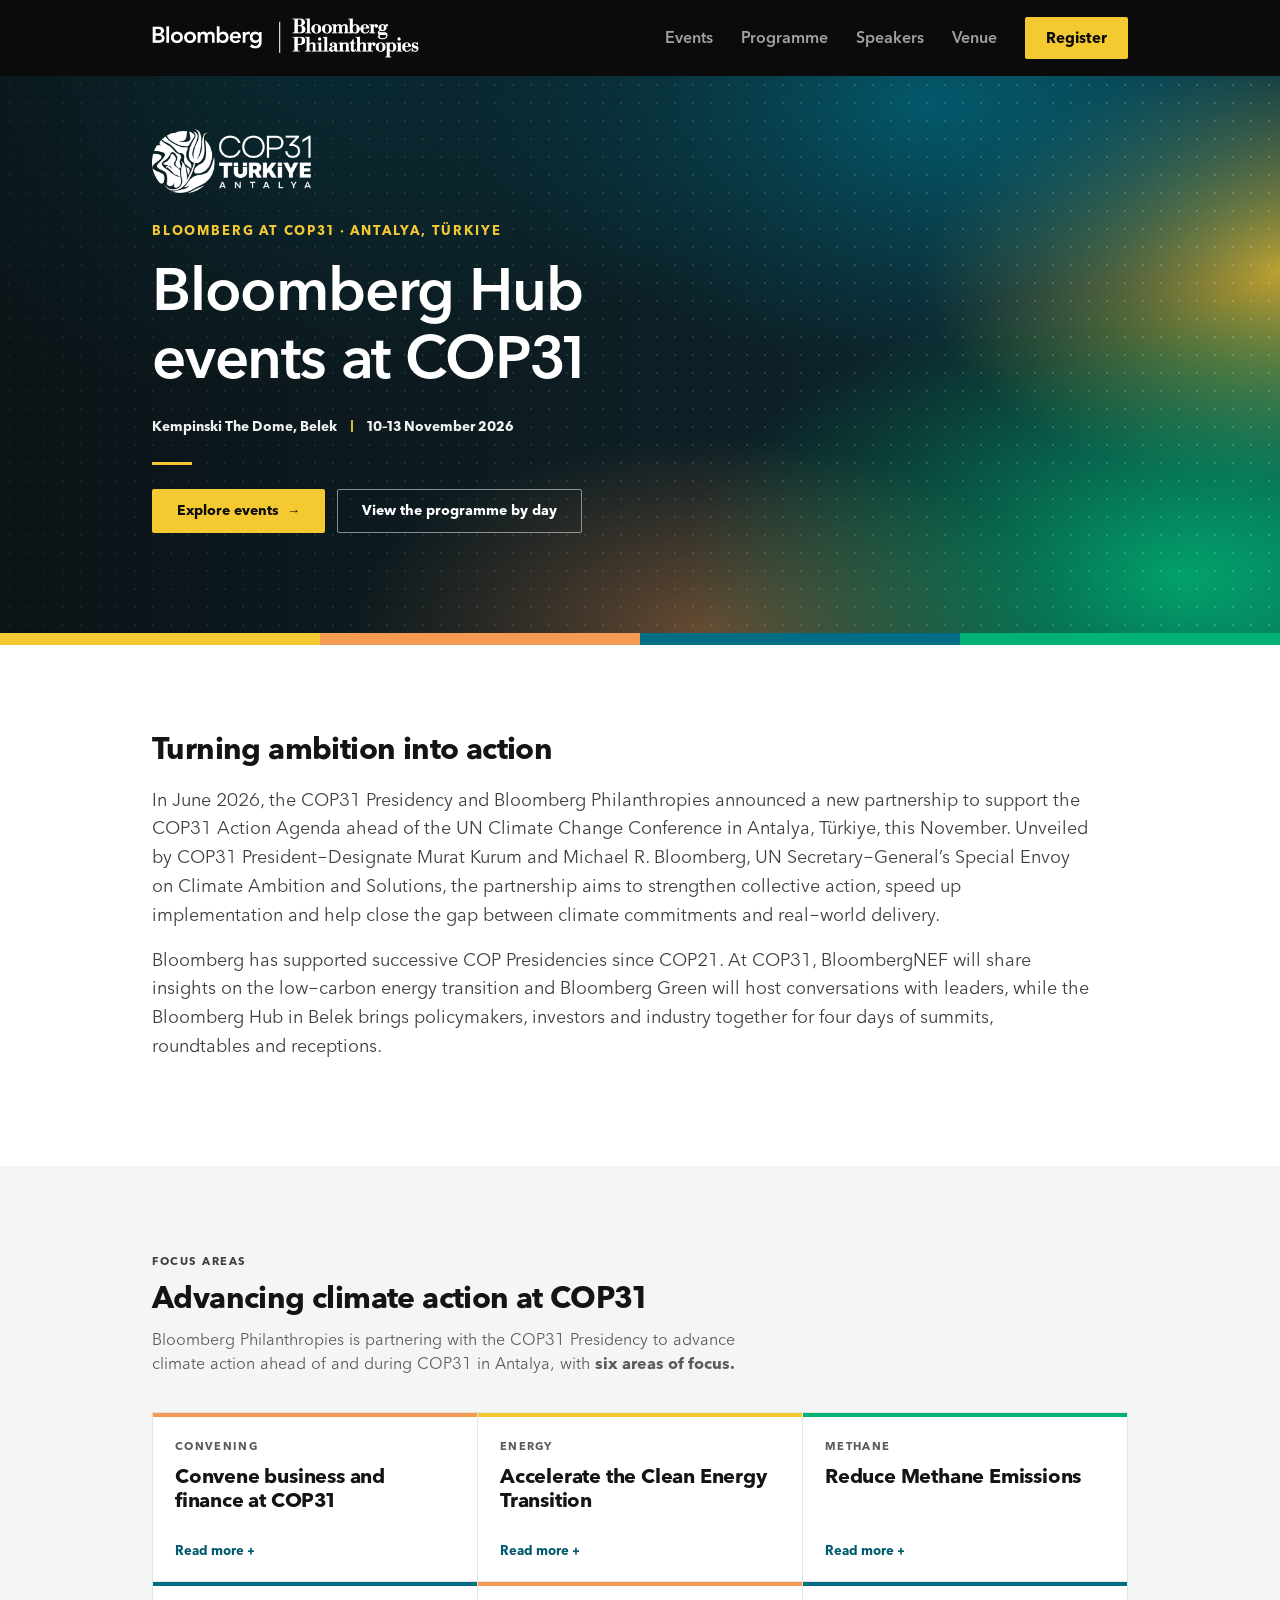
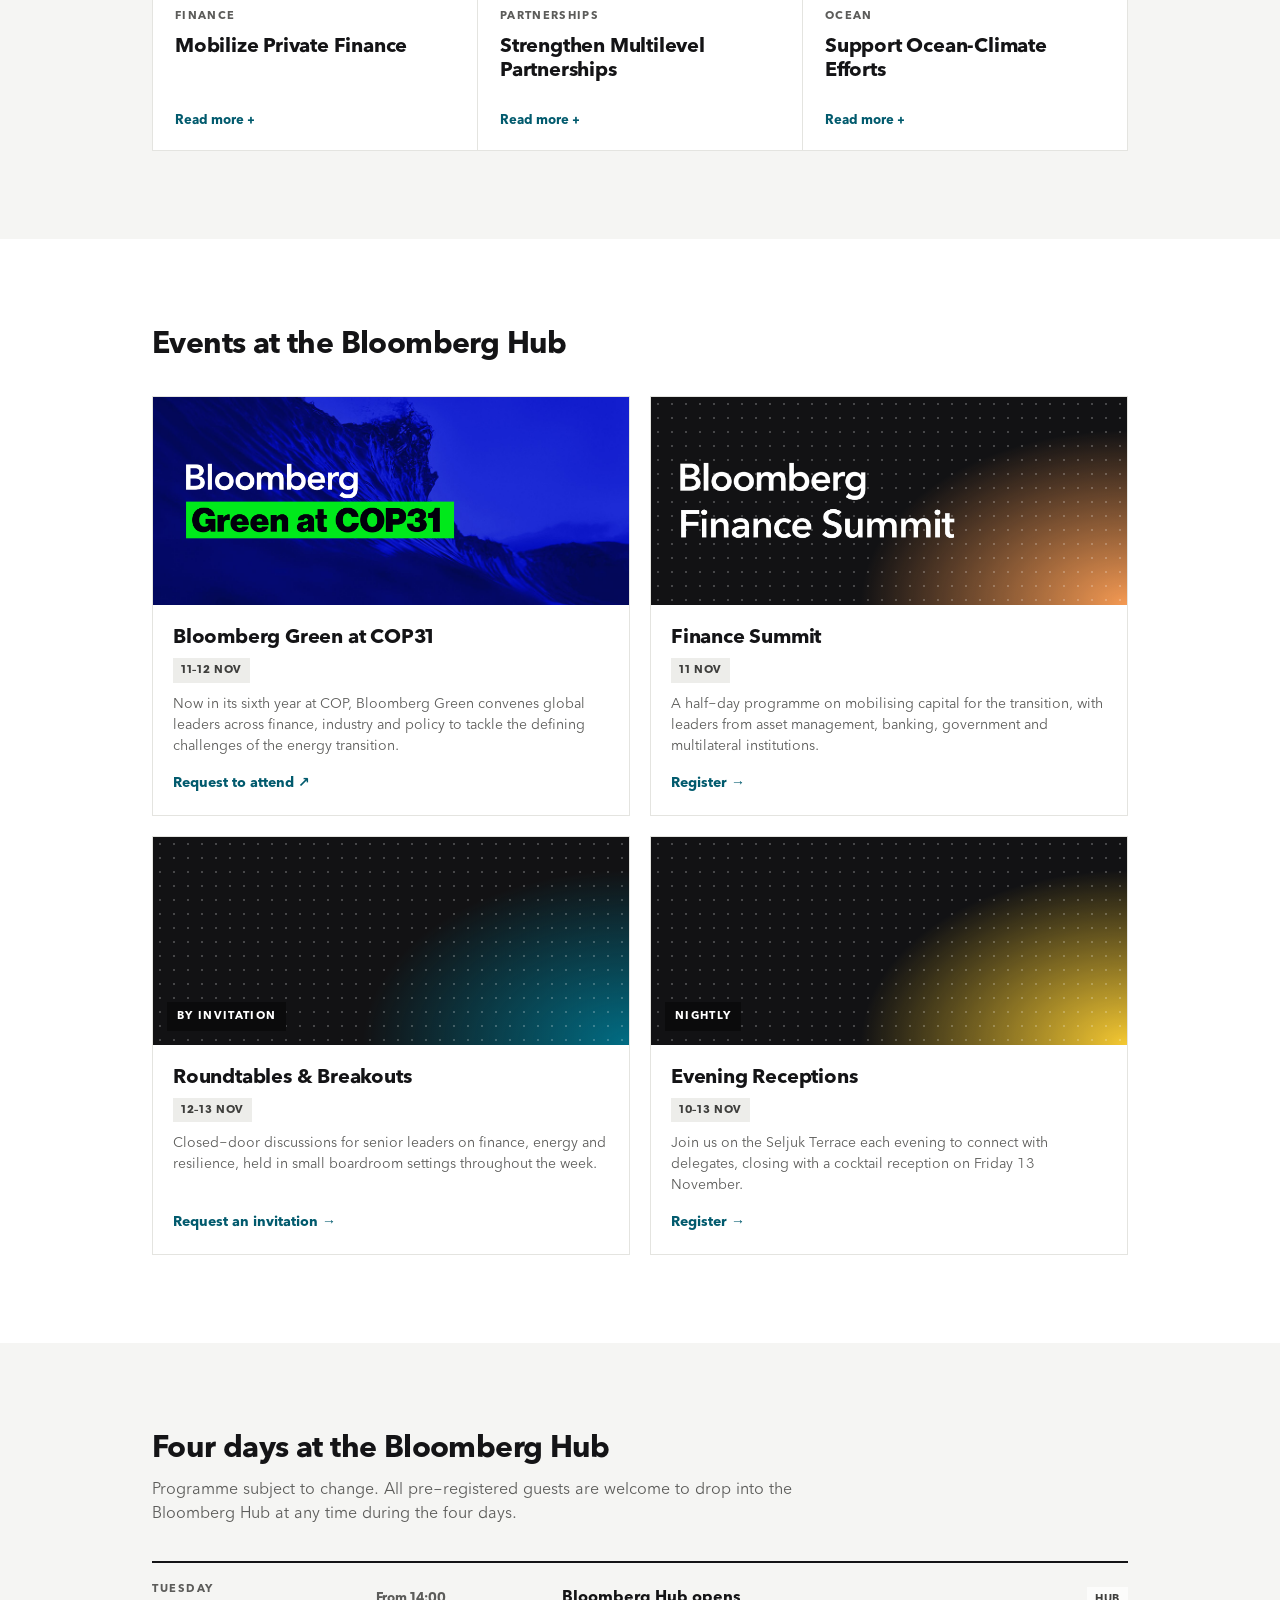
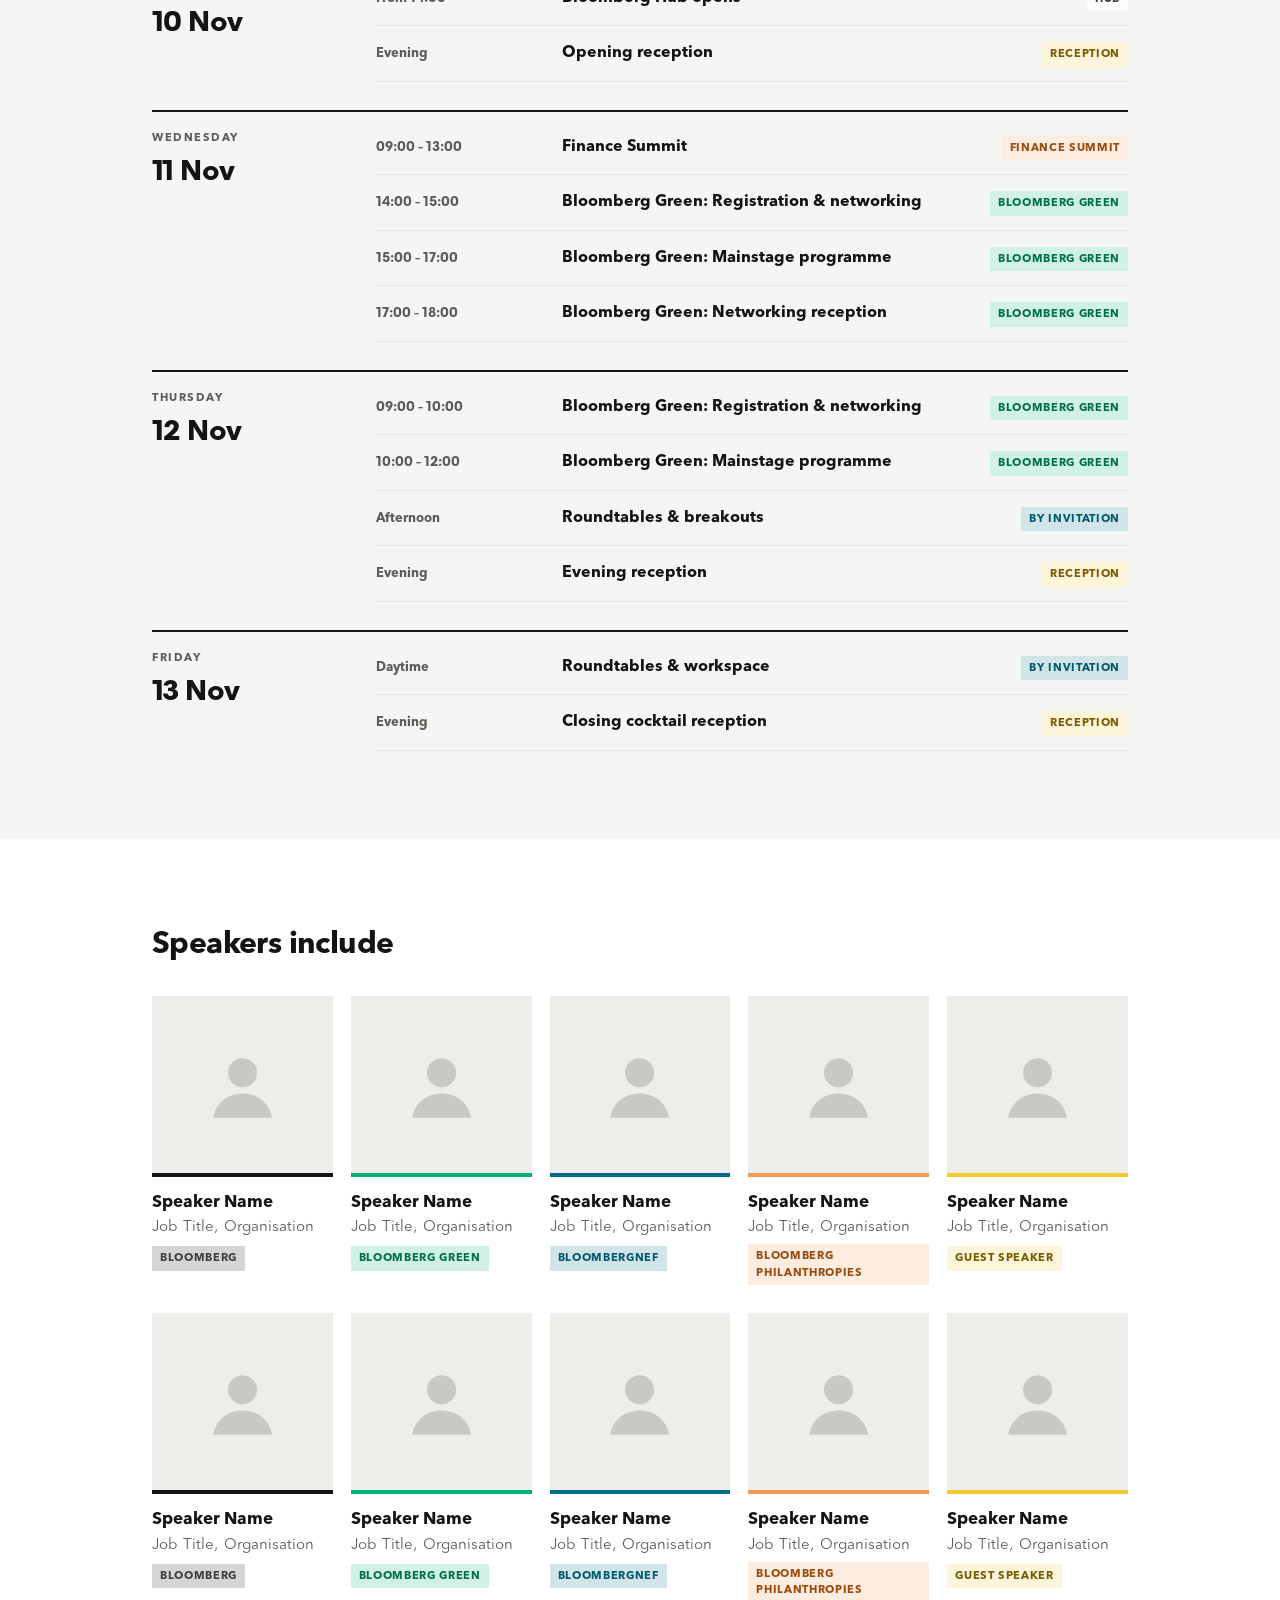
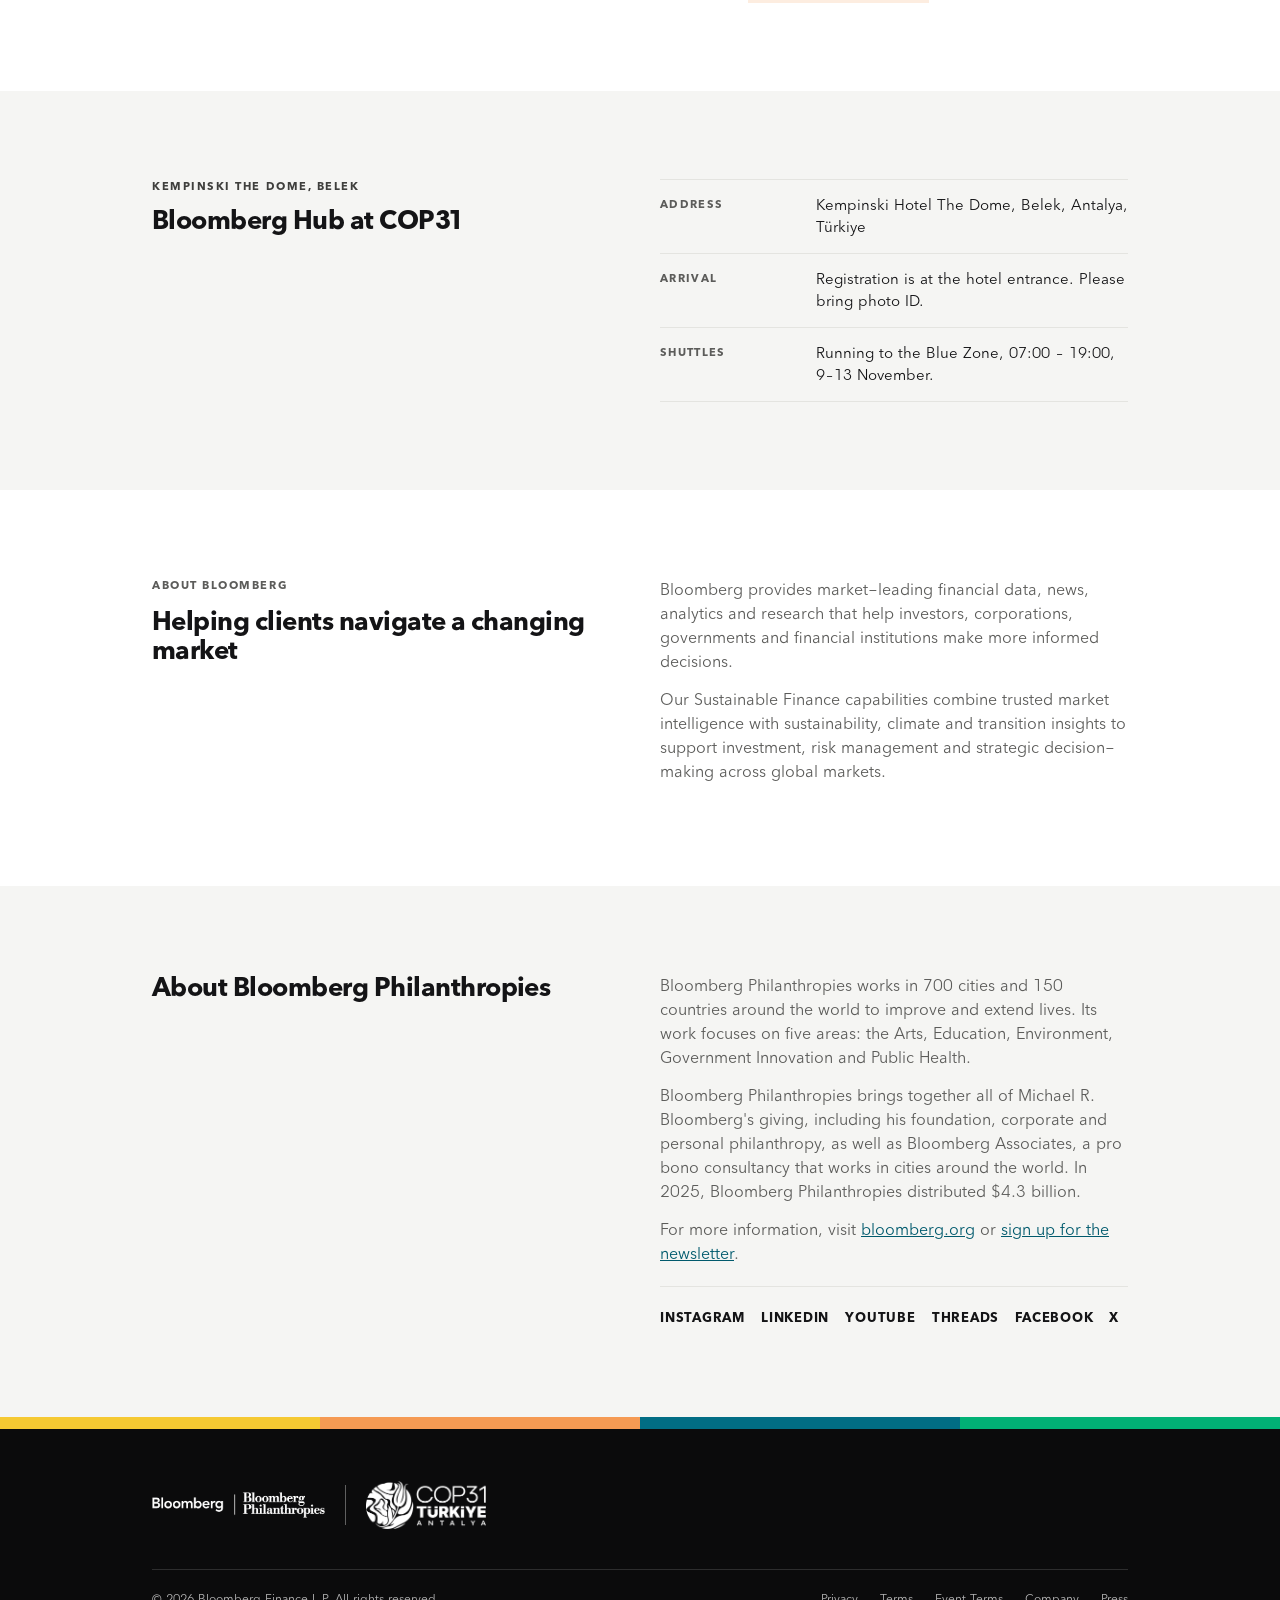
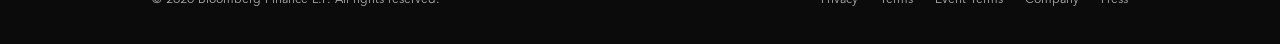
<file: index.html>
<!doctype html>
<html lang="en">
<head>
  <meta charset="utf-8">
  <meta name="viewport" content="width=device-width, initial-scale=1">
  <title>Bloomberg at COP31 | Antalya, Türkiye</title>
  <meta name="description" content="Bloomberg at COP31 in Antalya, Türkiye, 10–13 November 2026: Bloomberg Green at COP31, the Finance Summit, roundtables and evening receptions.">
  <meta property="og:type" content="website">
  <meta property="og:site_name" content="Bloomberg Hub at COP31">
  <meta property="og:title" content="Bloomberg Hub events at COP31">
  <meta property="og:description" content="Join Bloomberg at the Bloomberg Hub, Kempinski The Dome, Belek, 10–13 November 2026: Bloomberg Green at COP31, the Finance Summit, roundtables and evening receptions.">
  <meta property="og:url" content="https://market-partner-sites.github.io/cop-31-hub/">
  <meta property="og:image" content="https://market-partner-sites.github.io/cop-31-hub/assets/social-card.jpg">
  <meta property="og:image:width" content="1200">
  <meta property="og:image:height" content="630">
  <meta property="og:image:alt" content="Bloomberg Hub events at COP31 – Kempinski The Dome, Belek, 10–13 November 2026">
  <meta name="twitter:card" content="summary_large_image">
  <meta name="twitter:title" content="Bloomberg Hub events at COP31">
  <meta name="twitter:description" content="Join Bloomberg at the Bloomberg Hub, Kempinski The Dome, Belek, 10–13 November 2026: Bloomberg Green at COP31, the Finance Summit, roundtables and evening receptions.">
  <meta name="twitter:image" content="https://market-partner-sites.github.io/cop-31-hub/assets/social-card.jpg">
  <link rel="icon" href="assets/favicon.ico" sizes="any">
  <link rel="icon" type="image/png" sizes="32x32" href="assets/favicon-32.png">
  <meta name="theme-color" content="#000000">
  <link rel="stylesheet" href="assets/styles.css?v=20261013175845">
</head>
<body>
<a class="skip" href="#main">Skip to content</a>

<header class="topnav">
  <div class="container">
    <a class="brand" href="./" aria-label="Bloomberg at COP31 home">
      <img src="assets/bloomberg-lockup-white.png" alt="Bloomberg | Bloomberg Philanthropies">
    </a>
    <button type="button" class="menu-toggle" aria-expanded="false" aria-controls="site-menu" aria-label="Open menu">
      <span></span><span></span><span></span>
    </button>
    <nav class="menu" id="site-menu" aria-label="Main">
      <a href="#events">Events</a>
      <a href="#programme">Programme</a>
      <a href="#speakers">Speakers</a>
      <a href="#venue">Venue</a>
      <a class="btn btn-accent btn-sm" href="#events">Register</a>
    </nav>
  </div>
</header>

<main id="main">

  <!-- ============ HERO ============ -->
  <section class="hero" aria-labelledby="hero-title">
    <div class="hero-media" aria-hidden="true"></div>
    <div class="container">
      <div class="hero-inner">
        <img class="hero-logo" src="assets/cop31-logo-white.png" alt="COP31 Türkiye Antalya">
        <p class="eyebrow">Bloomberg at COP31<span class="hide-mobile"> · Antalya, Türkiye</span></p>
        <h1 id="hero-title">Bloomberg Hub<br> events at COP31</h1>
        <p class="sub">Kempinski The Dome, Belek<span class="sub-sep" aria-hidden="true"></span><span class="visually-hidden">, </span><span class="sub-date">10–13 November 2026</span></p>
        <hr class="rule">
        <div class="actions">
          <a class="btn btn-accent" href="#events">Explore events <span class="arr" aria-hidden="true">→</span></a>
          <a class="btn btn-ghost" href="#programme"><span>View<span class="hide-mobile"> the programme</span> by day</span></a>
        </div>
      </div>
    </div>
  </section>
  <div class="band" aria-hidden="true"><i></i><i></i><i></i><i></i></div>

  <!-- ============ INTRO ============
       Written from the bloomberg.org press release announcing the COP31
       Presidency / Bloomberg Philanthropies partnership (24 June 2026). -->
  <section class="section intro" aria-labelledby="intro-title">
    <div class="container intro-single">
      <h2 class="h2" id="intro-title">Turning ambition into action</h2>
        <p class="desktop-only">In June 2026, the COP31 Presidency and Bloomberg Philanthropies announced a new partnership to support the COP31 Action Agenda ahead of the UN Climate Change Conference in Antalya, Türkiye, this November. Unveiled by COP31 President-Designate Murat Kurum and Michael R. Bloomberg, UN Secretary-General’s Special Envoy on Climate Ambition and Solutions, the partnership aims to strengthen collective action, speed up implementation and help close the gap between climate commitments and real-world delivery.</p>
        <p class="desktop-only">Bloomberg has supported successive COP Presidencies since COP21. At COP31, BloombergNEF will share insights on the low-carbon energy transition and Bloomberg Green will host conversations with leaders, while the Bloomberg Hub in Belek brings policymakers, investors and industry together for four days of summits, roundtables and receptions.</p>
        <p class="mobile-only">In June 2026, the COP31 Presidency and Bloomberg Philanthropies announced a partnership to support the COP31 Action Agenda in Antalya. Unveiled by COP31 President-Designate Murat Kurum and Michael R. Bloomberg, it aims to speed up implementation and close the gap between climate commitments and real-world delivery.</p>
        <p class="mobile-only">Bloomberg has supported successive COP Presidencies since COP21. At COP31, BloombergNEF, Bloomberg Green and the Bloomberg Hub in Belek bring policymakers, investors and industry together for four days of summits, roundtables and receptions.</p>
    </div>
  </section>

  <!-- ============ FOCUS AREAS ============
       Text from the bloomberg.org press release "COP31 Presidency and Bloomberg
       Philanthropies Announce Partnership to Advance Climate Action Ahead of COP31
       in Antalya" (24 June 2026), as supplied by the client team.
       Card text opens in a modal (#focus-modal); full original text is used. -->
  <section class="section paper" aria-labelledby="themes-title">
    <div class="container">
      <div class="section-head">
        <p class="eyebrow">Focus areas</p>
        <h2 class="h2" id="themes-title">Advancing climate action at COP31</h2>
        <p class="lead">Bloomberg Philanthropies is partnering with the COP31 Presidency to advance climate action ahead of and during COP31 in Antalya, with <strong>six areas of focus.</strong></p>
      </div>
      <div class="themes">
        <button type="button" class="theme" style="--c:var(--orange)" data-focus="focus-1" aria-haspopup="dialog">
          <span class="num">Convening</span>
          <span class="theme-title">Convene business and finance at COP31</span>
          <span class="theme-more">Read more <span aria-hidden="true">+</span></span>
          <template id="focus-1"><p class="num">Convening</p><h3>Convene business and finance at COP31</h3><p>Building on successful engagement at previous COPs, Bloomberg Philanthropies will work with the COP31 Presidency and partners to bring together policymakers, investors, financial institutions, and industry leaders to strengthen collaboration and help mobilize transition finance in support of COP31 priorities, particularly across emerging markets and developing economies. This will complement the COP31 Presidency’s efforts to establish and operationalize the Climate Implementation Bridge (CIB), which seeks to connect climate ambition with implementation by mobilizing investment, advancing practical solutions, and fostering collaboration across sectors and stakeholders.</p></template>
        </button>
        <button type="button" class="theme" style="--c:var(--yellow)" data-focus="focus-2" aria-haspopup="dialog">
          <span class="num">Energy</span>
          <span class="theme-title">Accelerate the Clean Energy Transition</span>
          <span class="theme-more">Read more <span aria-hidden="true">+</span></span>
          <template id="focus-2"><p class="num">Energy</p><h3>Accelerate the Clean Energy Transition</h3><p>The partnership will support COP31 priorities focused on renewable energy deployment and electrification. Through partnerships, convenings, and data-driven analysis, Bloomberg Philanthropies will help strengthen the clean energy industry’s ability to attract investment, inform energy planning and policy decisions, and accelerate implementation in support of a just energy transition.</p></template>
        </button>
        <button type="button" class="theme" style="--c:var(--green)" data-focus="focus-3" aria-haspopup="dialog">
          <span class="num">Methane</span>
          <span class="theme-title">Reduce Methane Emissions</span>
          <span class="theme-more">Read more <span aria-hidden="true">+</span></span>
          <template id="focus-3"><p class="num">Methane</p><h3>Reduce Methane Emissions</h3><p>Bloomberg Philanthropies will support efforts to reduce methane emissions from urban waste systems and across sectors by strengthening emissions detection and monitoring, expanding access to real-time data, supporting rapid response to super-emitter events, and engaging governments and industry to accelerate mitigation.</p></template>
        </button>
        <button type="button" class="theme" style="--c:var(--teal)" data-focus="focus-4" aria-haspopup="dialog">
          <span class="num">Finance</span>
          <span class="theme-title">Mobilize Private Finance</span>
          <span class="theme-more">Read more <span aria-hidden="true">+</span></span>
          <template id="focus-4"><p class="num">Finance</p><h3>Mobilize Private Finance</h3><p>In support of the COP31 Presidency’s efforts, Bloomberg Philanthropies – alongside the Glasgow Financial Alliance for Net Zero (GFANZ) and the Global Capacity Building Coalition (GCBC) – will convene leaders from business, finance, and government to help scale investment in clean energy, industry, and infrastructure. These efforts will focus on strengthening enabling environments, advancing industrial decarbonization, building capacity in emerging markets, and increasing investment opportunities in climate transition and resilience, including through country platforms like the Türkiye Industrial Decarbonization Investment Platform (TIDIP).</p></template>
        </button>
        <button type="button" class="theme" style="--c:var(--orange)" data-focus="focus-5" aria-haspopup="dialog">
          <span class="num">Partnerships</span>
          <span class="theme-title">Strengthen Multilevel Partnerships</span>
          <span class="theme-more">Read more <span aria-hidden="true">+</span></span>
          <template id="focus-5"><p class="num">Partnerships</p><h3>Strengthen Multilevel Partnerships</h3><p>Bloomberg Philanthropies will support collaboration between national and subnational governments through the Coalition for High Ambition Multilevel Partnerships (CHAMP) for Climate Action, helping integrate climate-resilient and sustainable cities and urban waste solutions into broader climate and economic priorities.</p></template>
        </button>
        <button type="button" class="theme" style="--c:var(--teal)" data-focus="focus-6" aria-haspopup="dialog">
          <span class="num">Ocean</span>
          <span class="theme-title">Support Ocean-Climate Efforts</span>
          <span class="theme-more">Read more <span aria-hidden="true">+</span></span>
          <template id="focus-6"><p class="num">Ocean</p><h3>Support Ocean-Climate Efforts</h3><p>Bloomberg Philanthropies will convene partners and elevate the Ocean Pavilion as a platform for science-based ocean-climate solutions, helping make COP31 a milestone for integrating ocean priorities into climate implementation. Priorities will include ocean governance, Blue NDCs, ocean-climate finance, marine protection and resilience, offshore renewable energy, and clean shipping.</p></template>
        </button>
      </div>
    </div>
  </section>

  <!-- ============ EVENTS ============ -->
  <section class="section" id="events" aria-labelledby="events-title">
    <div class="container">
      <div class="section-head">
        <h2 class="h2" id="events-title">Events at the Bloomberg Hub</h2>
      </div>
      <div class="cards">
      <a class="card" href="https://events.bloomberglive.com/event/green-cop-31/summary?RefId=web-tile" target="_blank" rel="noopener" style="--c:var(--green)">
        <div class="thumb thumb-green"><img src="assets/bloomberg-green-cop31-logo.png" alt="Bloomberg Green at COP31"></div>
        <div class="card-body">
          <h3>Bloomberg Green at COP31</h3>
          <div class="chips"><span class="chip">11–12 Nov</span></div>
          <p>Now in its sixth year at COP, Bloomberg Green convenes global leaders across finance, industry and policy to tackle the defining challenges of the energy transition.</p>
          <span class="more">Request to attend <span class="arr" aria-hidden="true">↗</span><span class="visually-hidden"> (opens in a new tab)</span></span>
        </div>
      </a>
      <a class="card" href="register-finance-summit.html" style="--c:var(--orange)">
        <div class="thumb thumb-logo"><img src="assets/bloomberg-finance-summit-logo.png" alt="Bloomberg Finance Summit"></div>
        <div class="card-body">
          <h3>Finance Summit</h3>
          <div class="chips"><span class="chip">11 Nov</span></div>
          <p>A half-day programme on mobilising capital for the transition, with leaders from asset management, banking, government and multilateral institutions.</p>
          <span class="more">Register <span class="arr" aria-hidden="true">→</span></span>
        </div>
      </a>
      <a class="card" href="register-roundtables.html" style="--c:var(--teal)">
        <div class="thumb"><span class="label">By invitation</span></div>
        <div class="card-body">
          <h3>Roundtables &amp; Breakouts</h3>
          <div class="chips"><span class="chip">12–13 Nov</span></div>
          <p>Closed-door discussions for senior leaders on finance, energy and resilience, held in small boardroom settings throughout the week.</p>
          <span class="more">Request an invitation <span class="arr" aria-hidden="true">→</span></span>
        </div>
      </a>
      <a class="card" href="register-receptions.html" style="--c:var(--yellow)">
        <div class="thumb"><span class="label">Nightly</span></div>
        <div class="card-body">
          <h3>Evening Receptions</h3>
          <div class="chips"><span class="chip">10–13 Nov</span></div>
          <p>Join us on the Seljuk Terrace each evening to connect with delegates, closing with a cocktail reception on Friday 13 November.</p>
          <span class="more">Register <span class="arr" aria-hidden="true">→</span></span>
        </div>
      </a>
      </div>
    </div>
  </section>

  <!-- ============ PROGRAMME ============ -->
  <section class="section paper" id="programme" aria-labelledby="programme-title">
    <div class="container">
      <div class="section-head">
        <h2 class="h2" id="programme-title">Four days at the Bloomberg Hub</h2>
        <p class="lead">Programme subject to change. All pre-registered guests are welcome to drop into the Bloomberg Hub at any time during the four days.</p>
      </div>
      <div class="days">
      <div class="day">
        <div class="day-head"><p class="dow">Tuesday</p><p class="date">10 Nov</p></div>
        <ul class="slots">
          <li class="slot"><span class="time">From 14:00</span><span class="what"><strong>Bloomberg Hub opens</strong></span><span class="tag" style="--c:var(--paper-2);--t:var(--ink-2)">Hub</span></li>
          <li class="slot"><span class="time">Evening</span><span class="what"><strong>Opening reception</strong></span><span class="tag" style="--c:var(--yellow);--t:var(--yellow-text)">Reception</span></li>
        </ul>
      </div>
      <div class="day">
        <div class="day-head"><p class="dow">Wednesday</p><p class="date">11 Nov</p></div>
        <ul class="slots">
          <li class="slot"><span class="time">09:00 – 13:00</span><span class="what"><strong>Finance Summit</strong></span><span class="tag" style="--c:var(--orange);--t:var(--orange-text)">Finance Summit</span></li>
          <li class="slot"><span class="time">14:00 – 15:00</span><span class="what"><strong>Bloomberg Green: Registration &amp; networking</strong></span><span class="tag" style="--c:var(--green);--t:var(--green-text)">Bloomberg Green</span></li>
          <li class="slot"><span class="time">15:00 – 17:00</span><span class="what"><strong>Bloomberg Green: Mainstage programme</strong></span><span class="tag" style="--c:var(--green);--t:var(--green-text)">Bloomberg Green</span></li>
          <li class="slot"><span class="time">17:00 – 18:00</span><span class="what"><strong>Bloomberg Green: Networking reception</strong></span><span class="tag" style="--c:var(--green);--t:var(--green-text)">Bloomberg Green</span></li>
        </ul>
      </div>
      <div class="day">
        <div class="day-head"><p class="dow">Thursday</p><p class="date">12 Nov</p></div>
        <ul class="slots">
          <li class="slot"><span class="time">09:00 – 10:00</span><span class="what"><strong>Bloomberg Green: Registration &amp; networking</strong></span><span class="tag" style="--c:var(--green);--t:var(--green-text)">Bloomberg Green</span></li>
          <li class="slot"><span class="time">10:00 – 12:00</span><span class="what"><strong>Bloomberg Green: Mainstage programme</strong></span><span class="tag" style="--c:var(--green);--t:var(--green-text)">Bloomberg Green</span></li>
          <li class="slot"><span class="time">Afternoon</span><span class="what"><strong>Roundtables &amp; breakouts</strong></span><span class="tag" style="--c:var(--teal);--t:var(--teal-text)">By invitation</span></li>
          <li class="slot"><span class="time">Evening</span><span class="what"><strong>Evening reception</strong></span><span class="tag" style="--c:var(--yellow);--t:var(--yellow-text)">Reception</span></li>
        </ul>
      </div>
      <div class="day">
        <div class="day-head"><p class="dow">Friday</p><p class="date">13 Nov</p></div>
        <ul class="slots">
          <li class="slot"><span class="time">Daytime</span><span class="what"><strong>Roundtables &amp; workspace</strong></span><span class="tag" style="--c:var(--teal);--t:var(--teal-text)">By invitation</span></li>
          <li class="slot"><span class="time">Evening</span><span class="what"><strong>Closing cocktail reception</strong></span><span class="tag" style="--c:var(--yellow);--t:var(--yellow-text)">Reception</span></li>
        </ul>
      </div>
      </div>
    </div>
  </section>

  <!-- ============ SPEAKERS ============ -->
  <section class="section" id="speakers" aria-labelledby="speakers-title">
    <div class="container">
      <div class="section-head">
        <h2 class="h2" id="speakers-title">Speakers include</h2>
      </div>
      <div class="speakers">
      <article class="speaker" style="--c:var(--ink)">
        <div class="photo"><svg viewBox="0 0 24 24" fill="currentColor" aria-hidden="true"><circle cx="12" cy="8" r="4.2"/><path d="M3.5 21c.8-4.4 4.2-7 8.5-7s7.7 2.6 8.5 7z"/></svg></div>
        <h3>Speaker Name</h3>
        <p>Job Title, Organisation</p>
        <span class="tag" style="--c:var(--ink);--t:var(--ink-2)">Bloomberg</span>
      </article>
      <article class="speaker" style="--c:var(--green)">
        <div class="photo"><svg viewBox="0 0 24 24" fill="currentColor" aria-hidden="true"><circle cx="12" cy="8" r="4.2"/><path d="M3.5 21c.8-4.4 4.2-7 8.5-7s7.7 2.6 8.5 7z"/></svg></div>
        <h3>Speaker Name</h3>
        <p>Job Title, Organisation</p>
        <span class="tag" style="--c:var(--green);--t:var(--green-text)">Bloomberg Green</span>
      </article>
      <article class="speaker" style="--c:var(--teal)">
        <div class="photo"><svg viewBox="0 0 24 24" fill="currentColor" aria-hidden="true"><circle cx="12" cy="8" r="4.2"/><path d="M3.5 21c.8-4.4 4.2-7 8.5-7s7.7 2.6 8.5 7z"/></svg></div>
        <h3>Speaker Name</h3>
        <p>Job Title, Organisation</p>
        <span class="tag" style="--c:var(--teal);--t:var(--teal-text)">BloombergNEF</span>
      </article>
      <article class="speaker" style="--c:var(--orange)">
        <div class="photo"><svg viewBox="0 0 24 24" fill="currentColor" aria-hidden="true"><circle cx="12" cy="8" r="4.2"/><path d="M3.5 21c.8-4.4 4.2-7 8.5-7s7.7 2.6 8.5 7z"/></svg></div>
        <h3>Speaker Name</h3>
        <p>Job Title, Organisation</p>
        <span class="tag" style="--c:var(--orange);--t:var(--orange-text)">Bloomberg Philanthropies</span>
      </article>
      <article class="speaker" style="--c:var(--yellow)">
        <div class="photo"><svg viewBox="0 0 24 24" fill="currentColor" aria-hidden="true"><circle cx="12" cy="8" r="4.2"/><path d="M3.5 21c.8-4.4 4.2-7 8.5-7s7.7 2.6 8.5 7z"/></svg></div>
        <h3>Speaker Name</h3>
        <p>Job Title, Organisation</p>
        <span class="tag" style="--c:var(--yellow);--t:var(--yellow-text)">Guest speaker</span>
      </article>
      <article class="speaker" style="--c:var(--ink)">
        <div class="photo"><svg viewBox="0 0 24 24" fill="currentColor" aria-hidden="true"><circle cx="12" cy="8" r="4.2"/><path d="M3.5 21c.8-4.4 4.2-7 8.5-7s7.7 2.6 8.5 7z"/></svg></div>
        <h3>Speaker Name</h3>
        <p>Job Title, Organisation</p>
        <span class="tag" style="--c:var(--ink);--t:var(--ink-2)">Bloomberg</span>
      </article>
      <article class="speaker" style="--c:var(--green)">
        <div class="photo"><svg viewBox="0 0 24 24" fill="currentColor" aria-hidden="true"><circle cx="12" cy="8" r="4.2"/><path d="M3.5 21c.8-4.4 4.2-7 8.5-7s7.7 2.6 8.5 7z"/></svg></div>
        <h3>Speaker Name</h3>
        <p>Job Title, Organisation</p>
        <span class="tag" style="--c:var(--green);--t:var(--green-text)">Bloomberg Green</span>
      </article>
      <article class="speaker" style="--c:var(--teal)">
        <div class="photo"><svg viewBox="0 0 24 24" fill="currentColor" aria-hidden="true"><circle cx="12" cy="8" r="4.2"/><path d="M3.5 21c.8-4.4 4.2-7 8.5-7s7.7 2.6 8.5 7z"/></svg></div>
        <h3>Speaker Name</h3>
        <p>Job Title, Organisation</p>
        <span class="tag" style="--c:var(--teal);--t:var(--teal-text)">BloombergNEF</span>
      </article>
      <article class="speaker" style="--c:var(--orange)">
        <div class="photo"><svg viewBox="0 0 24 24" fill="currentColor" aria-hidden="true"><circle cx="12" cy="8" r="4.2"/><path d="M3.5 21c.8-4.4 4.2-7 8.5-7s7.7 2.6 8.5 7z"/></svg></div>
        <h3>Speaker Name</h3>
        <p>Job Title, Organisation</p>
        <span class="tag" style="--c:var(--orange);--t:var(--orange-text)">Bloomberg Philanthropies</span>
      </article>
      <article class="speaker" style="--c:var(--yellow)">
        <div class="photo"><svg viewBox="0 0 24 24" fill="currentColor" aria-hidden="true"><circle cx="12" cy="8" r="4.2"/><path d="M3.5 21c.8-4.4 4.2-7 8.5-7s7.7 2.6 8.5 7z"/></svg></div>
        <h3>Speaker Name</h3>
        <p>Job Title, Organisation</p>
        <span class="tag" style="--c:var(--yellow);--t:var(--yellow-text)">Guest speaker</span>
      </article>
      </div>
    </div>
  </section>

  <!-- ============ VENUE ============ -->
  <section class="section paper" id="venue" aria-labelledby="venue-title">
    <div class="container venue">
      <div>
        <p class="eyebrow">Kempinski The Dome, Belek</p>
        <h2 class="h2" id="venue-title">Bloomberg Hub at COP31</h2>
      </div>
      <dl class="facts">
        <div><dt>Address</dt><dd>Kempinski Hotel The Dome, Belek, Antalya, Türkiye</dd></div>
        <div><dt>Arrival</dt><dd>Registration is at the hotel entrance. Please bring photo ID.</dd></div>
        <div><dt>Shuttles</dt><dd>Running to the Blue Zone, 07:00 – 19:00, 9–13 November.</dd></div>
      </dl>
    </div>
  </section>

  <!-- ============ ABOUT ============ -->
  <section class="section" aria-labelledby="about-title">
    <div class="container about">
      <div>
        <p class="eyebrow">About Bloomberg</p>
        <h2 class="h2" id="about-title">Helping clients navigate a changing market</h2>
      </div>
      <div>
        <p>Bloomberg provides market-leading financial data, news, analytics and research that help investors, corporations, governments and financial institutions make more informed decisions.</p>
        <p>Our Sustainable Finance capabilities combine trusted market intelligence with sustainability, climate and transition insights to support investment, risk management and strategic decision-making across global markets.</p>
      </div>
    </div>
  </section>

  <!-- ============ ABOUT BLOOMBERG PHILANTHROPIES ============
       Paraphrased from the boilerplate on bloomberg.org press releases
       (COP31 Presidency partnership announcement, 24 June 2026).
       Swap in the official boilerplate text before launch. -->
  <section class="section paper" aria-labelledby="bp-title">
    <div class="container about">
      <div>
        <h2 class="h2" id="bp-title">About Bloomberg Philanthropies</h2>
      </div>
      <div>
        <p>Bloomberg Philanthropies works in 700 cities and 150 countries around the world to improve and extend lives. Its work focuses on five areas: the Arts, Education, Environment, Government Innovation and Public Health.</p>
        <p>Bloomberg Philanthropies brings together all of Michael R. Bloomberg's giving, including his foundation, corporate and personal philanthropy, as well as Bloomberg Associates, a pro bono consultancy that works in cities around the world. In 2025, Bloomberg Philanthropies distributed $4.3 billion.</p>
        <p>For more information, visit <a href="https://www.bloomberg.org/" target="_blank" rel="noopener">bloomberg.org</a> or <a href="https://www.bloomberg.org/sign-up/" target="_blank" rel="noopener">sign up for the newsletter</a>.</p>
        <ul class="social" aria-label="Bloomberg Philanthropies on social media">
          <li><a href="https://www.instagram.com/bloombergdotorg/" target="_blank" rel="noopener">Instagram<span class="visually-hidden"> (opens in a new tab)</span></a></li>
          <li><a href="https://www.linkedin.com/company/bloomberg-philanthropies" target="_blank" rel="noopener">LinkedIn<span class="visually-hidden"> (opens in a new tab)</span></a></li>
          <li><a href="https://www.youtube.com/@bloombergdotorg" target="_blank" rel="noopener">YouTube<span class="visually-hidden"> (opens in a new tab)</span></a></li>
          <li><a href="https://www.threads.net/@bloombergdotorg" target="_blank" rel="noopener">Threads<span class="visually-hidden"> (opens in a new tab)</span></a></li>
          <li><a href="https://www.facebook.com/bloombergdotorg/" target="_blank" rel="noopener">Facebook<span class="visually-hidden"> (opens in a new tab)</span></a></li>
          <li><a href="https://twitter.com/bloombergdotorg" target="_blank" rel="noopener">X<span class="visually-hidden"> (opens in a new tab)</span></a></li>
        </ul>
      </div>
    </div>
  </section>

</main>

<div class="band" aria-hidden="true"><i></i><i></i><i></i><i></i></div>
<footer class="footer">
  <div class="container">
    <div class="footer-top">
      <div class="footer-logos">
        <img class="bb" src="assets/bloomberg-lockup-white.png" alt="Bloomberg | Bloomberg Philanthropies">
        <span class="sep" aria-hidden="true"></span>
        <img class="cop" src="assets/cop31-logo-white.png" alt="COP31 Türkiye Antalya">
      </div>
    </div>
    <div class="footer-legal">
      <span>© 2026 Bloomberg Finance L.P. All rights reserved.</span>
      <ul>
        <li><a href="https://www.bloomberg.com/notices/privacy/">Privacy</a></li>
        <li><a href="https://www.bloomberg.com/notices/tos/">Terms</a></li>
        <li><a href="https://www.bloomberg.com/notices/event-code-of-conduct/">Event Terms</a></li>
        <li><a href="https://www.bloomberg.com/company/">Company</a></li>
        <li><a href="https://www.bloomberg.com/company/press/">Press</a></li>
      </ul>
    </div>
  </div>
</footer>


<dialog class="focus-modal" id="focus-modal" aria-labelledby="focus-modal-title">
  <button type="button" class="focus-close" aria-label="Close">×</button>
  <div class="focus-content"></div>
</dialog>
<script>
(function () {
  var dlg = document.getElementById('focus-modal');
  if (!dlg || !dlg.showModal) return;
  var content = dlg.querySelector('.focus-content');
  document.querySelectorAll('[data-focus]').forEach(function (btn) {
    btn.addEventListener('click', function () {
      var tpl = document.getElementById(btn.getAttribute('data-focus'));
      content.innerHTML = tpl.innerHTML;
      var h = content.querySelector('h3'); if (h) h.id = 'focus-modal-title';
      dlg.style.setProperty('--c', getComputedStyle(btn).getPropertyValue('--c'));
      dlg.showModal();
    });
  });
  dlg.querySelector('.focus-close').addEventListener('click', function () { dlg.close(); });
  dlg.addEventListener('click', function (e) { if (e.target === dlg) dlg.close(); });
})();
</script>
<script src="assets/nav.js?v=20261013175845"></script>
</body>
</html>
</file>
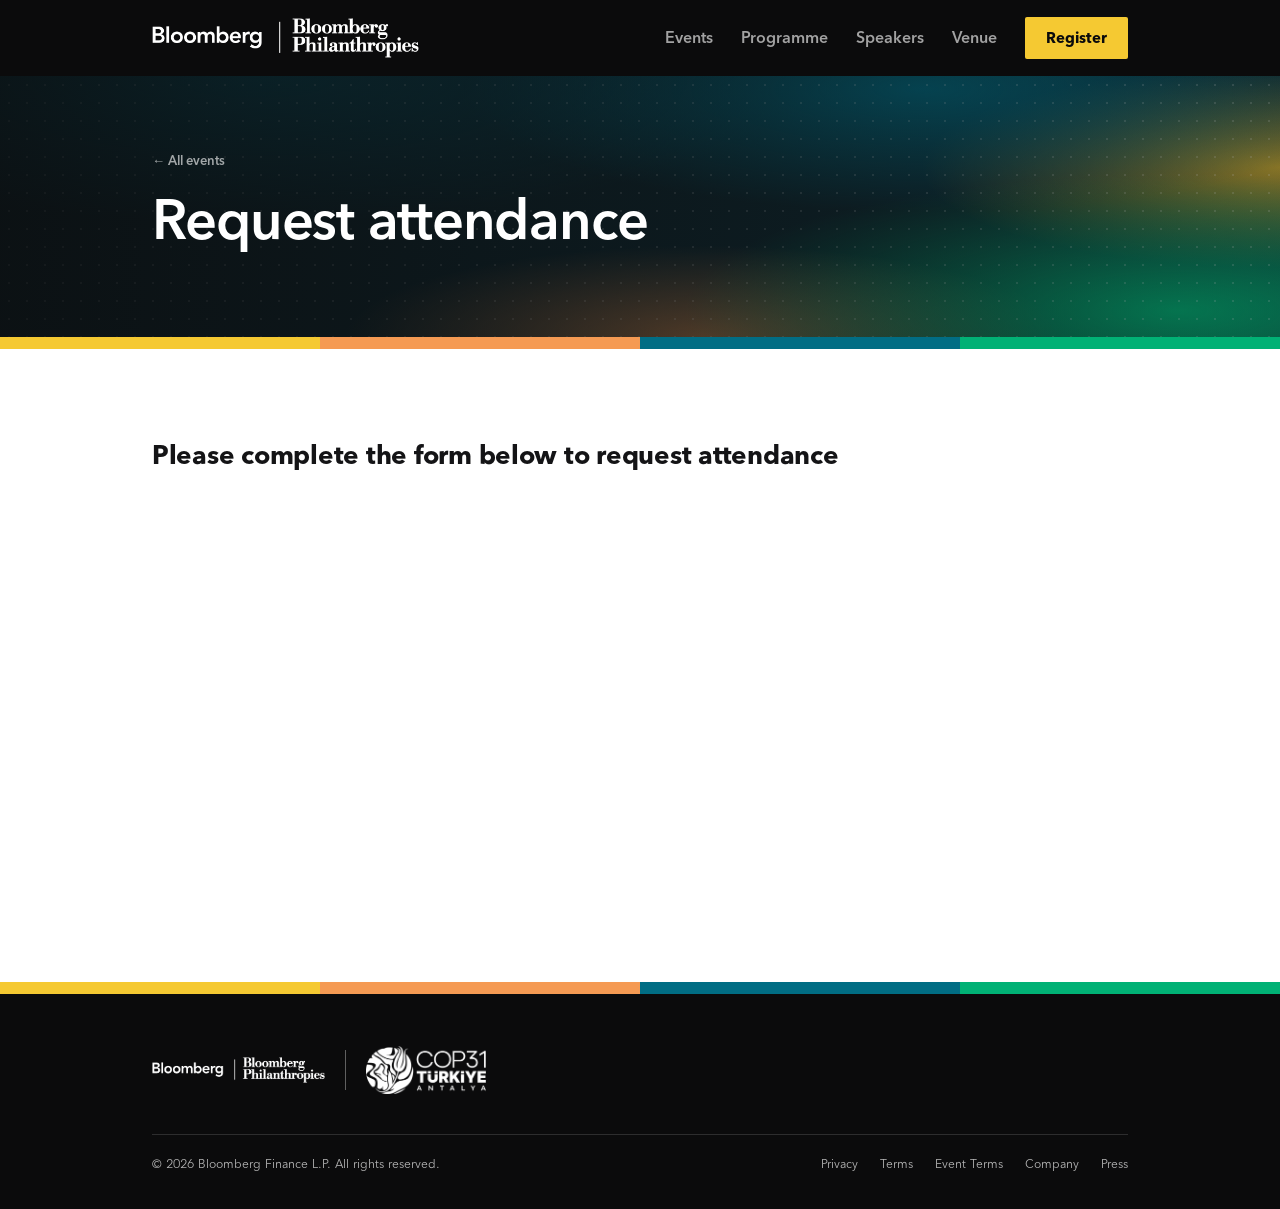
<file: register-finance-summit.html>
<!doctype html>
<html lang="en">
<head>
  <meta charset="utf-8">
  <meta name="viewport" content="width=device-width, initial-scale=1">
  <title>Finance Summit | Bloomberg at COP31</title>
  <meta name="description" content="Register for Finance Summit at Bloomberg at COP31, Antalya, Türkiye.">
  <meta property="og:type" content="website">
  <meta property="og:site_name" content="Bloomberg Hub at COP31">
  <meta property="og:title" content="Finance Summit | Bloomberg at COP31">
  <meta property="og:description" content="Join Bloomberg at the Bloomberg Hub, Kempinski The Dome, Belek, 10–13 November 2026: Bloomberg Green at COP31, the Finance Summit, roundtables and evening receptions.">
  <meta property="og:url" content="https://market-partner-sites.github.io/cop-31-hub/register-finance-summit.html">
  <meta property="og:image" content="https://market-partner-sites.github.io/cop-31-hub/assets/social-card.jpg">
  <meta property="og:image:width" content="1200">
  <meta property="og:image:height" content="630">
  <meta property="og:image:alt" content="Bloomberg Hub events at COP31 – Kempinski The Dome, Belek, 10–13 November 2026">
  <meta name="twitter:card" content="summary_large_image">
  <meta name="twitter:title" content="Finance Summit | Bloomberg at COP31">
  <meta name="twitter:description" content="Join Bloomberg at the Bloomberg Hub, Kempinski The Dome, Belek, 10–13 November 2026: Bloomberg Green at COP31, the Finance Summit, roundtables and evening receptions.">
  <meta name="twitter:image" content="https://market-partner-sites.github.io/cop-31-hub/assets/social-card.jpg">
  <link rel="icon" href="assets/favicon.ico" sizes="any">
  <link rel="icon" type="image/png" sizes="32x32" href="assets/favicon-32.png">
  <meta name="theme-color" content="#000000">
  <link rel="stylesheet" href="assets/styles.css?v=20261013175845">
</head>
<body>
<a class="skip" href="#main">Skip to content</a>

<header class="topnav">
  <div class="container">
    <a class="brand" href="./" aria-label="Bloomberg at COP31 home">
      <img src="assets/bloomberg-lockup-white.png" alt="Bloomberg | Bloomberg Philanthropies">
    </a>
    <button type="button" class="menu-toggle" aria-expanded="false" aria-controls="site-menu" aria-label="Open menu">
      <span></span><span></span><span></span>
    </button>
    <nav class="menu" id="site-menu" aria-label="Main">
      <a href="./#events">Events</a>
      <a href="./#programme">Programme</a>
      <a href="./#speakers">Speakers</a>
      <a href="./#venue">Venue</a>
      <a class="btn btn-accent btn-sm" href="./#events">Register</a>
    </nav>
  </div>
</header>

<main id="main">
  <section class="page-hero" style="--c:var(--orange)">
    <div class="hero-media" aria-hidden="true"></div>
    <div class="container">
      <a class="crumb" href="./#events">← All events</a>
      <h1>Request attendance</h1>
    </div>
  </section>
  <div class="band" aria-hidden="true"><i></i><i></i><i></i><i></i></div>

  <section class="section">
    <div class="container reg reg-single">
      <div>
        <h2 class="embed-title">Please complete the form below to request attendance</h2>
        <!-- Registration form (bbgevent.app) -->
        <div class="embed-form">
          <script src="https://bbgevent.app/cop-31-general/embed.js"></script>
        </div>
      </div>
    </div>
  </section>
</main>

<div class="band" aria-hidden="true"><i></i><i></i><i></i><i></i></div>
<footer class="footer">
  <div class="container">
    <div class="footer-top">
      <div class="footer-logos">
        <img class="bb" src="assets/bloomberg-lockup-white.png" alt="Bloomberg | Bloomberg Philanthropies">
        <span class="sep" aria-hidden="true"></span>
        <img class="cop" src="assets/cop31-logo-white.png" alt="COP31 Türkiye Antalya">
      </div>
    </div>
    <div class="footer-legal">
      <span>© 2026 Bloomberg Finance L.P. All rights reserved.</span>
      <ul>
        <li><a href="https://www.bloomberg.com/notices/privacy/">Privacy</a></li>
        <li><a href="https://www.bloomberg.com/notices/tos/">Terms</a></li>
        <li><a href="https://www.bloomberg.com/notices/event-code-of-conduct/">Event Terms</a></li>
        <li><a href="https://www.bloomberg.com/company/">Company</a></li>
        <li><a href="https://www.bloomberg.com/company/press/">Press</a></li>
      </ul>
    </div>
  </div>
</footer>

<script src="assets/nav.js?v=20261013175845"></script>
</body>
</html>
</file>
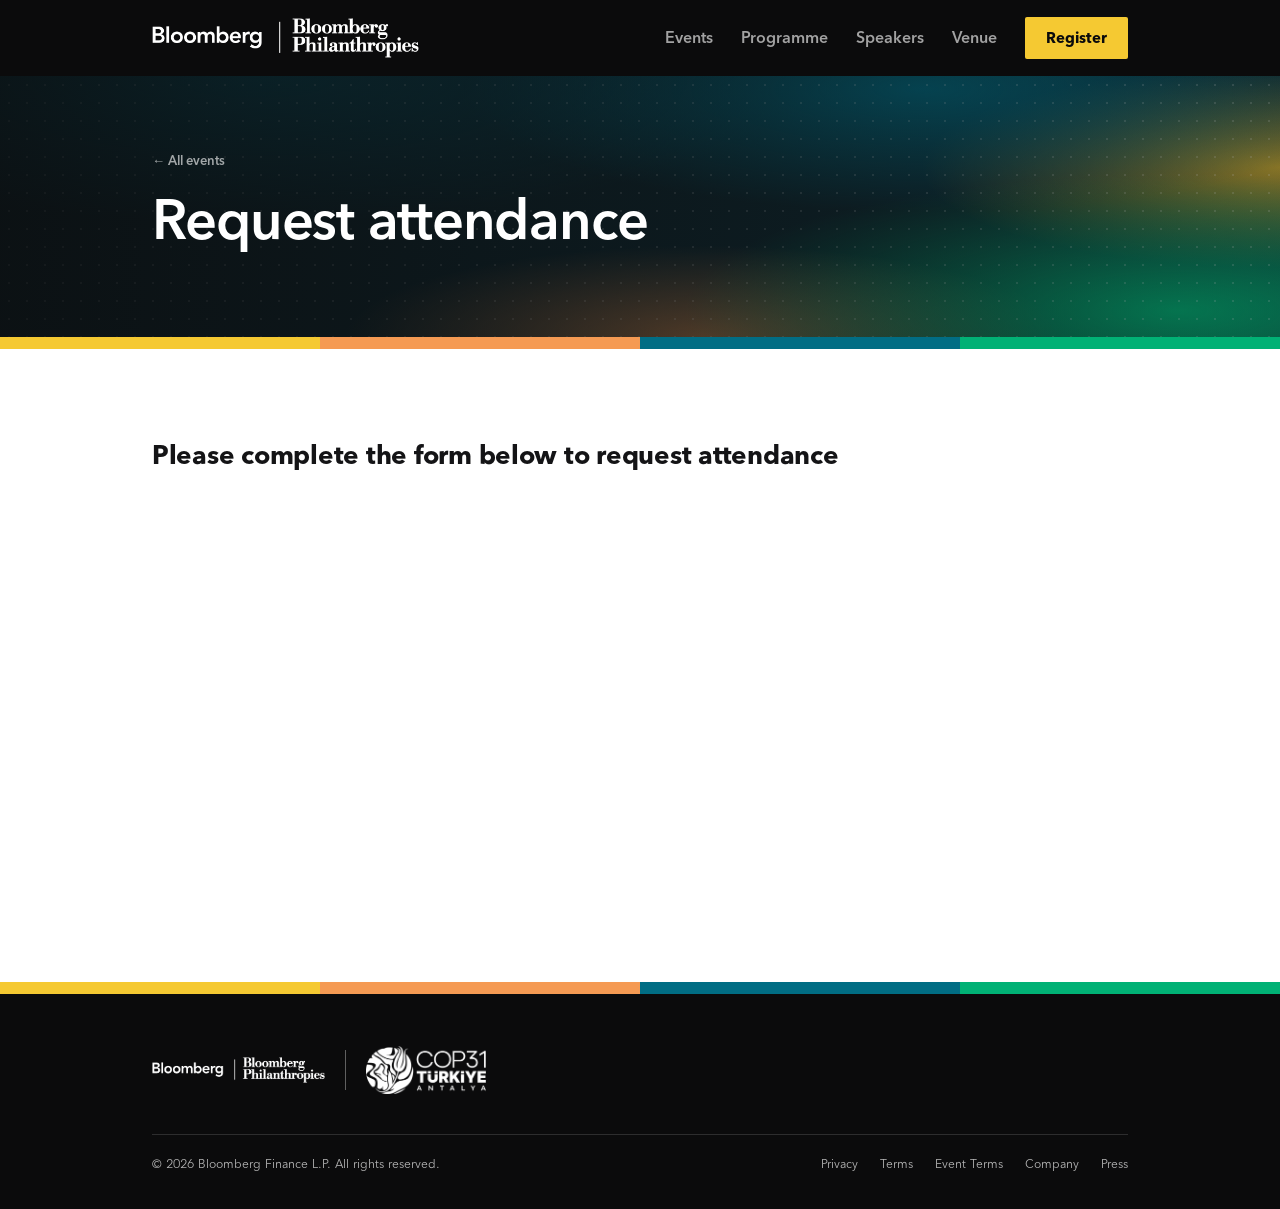
<file: register-receptions.html>
<!doctype html>
<html lang="en">
<head>
  <meta charset="utf-8">
  <meta name="viewport" content="width=device-width, initial-scale=1">
  <title>Evening Receptions | Bloomberg at COP31</title>
  <meta name="description" content="Register for Evening Receptions at Bloomberg at COP31, Antalya, Türkiye.">
  <meta property="og:type" content="website">
  <meta property="og:site_name" content="Bloomberg Hub at COP31">
  <meta property="og:title" content="Evening Receptions | Bloomberg at COP31">
  <meta property="og:description" content="Join Bloomberg at the Bloomberg Hub, Kempinski The Dome, Belek, 10–13 November 2026: Bloomberg Green at COP31, the Finance Summit, roundtables and evening receptions.">
  <meta property="og:url" content="https://market-partner-sites.github.io/cop-31-hub/register-receptions.html">
  <meta property="og:image" content="https://market-partner-sites.github.io/cop-31-hub/assets/social-card.jpg">
  <meta property="og:image:width" content="1200">
  <meta property="og:image:height" content="630">
  <meta property="og:image:alt" content="Bloomberg Hub events at COP31 – Kempinski The Dome, Belek, 10–13 November 2026">
  <meta name="twitter:card" content="summary_large_image">
  <meta name="twitter:title" content="Evening Receptions | Bloomberg at COP31">
  <meta name="twitter:description" content="Join Bloomberg at the Bloomberg Hub, Kempinski The Dome, Belek, 10–13 November 2026: Bloomberg Green at COP31, the Finance Summit, roundtables and evening receptions.">
  <meta name="twitter:image" content="https://market-partner-sites.github.io/cop-31-hub/assets/social-card.jpg">
  <link rel="icon" href="assets/favicon.ico" sizes="any">
  <link rel="icon" type="image/png" sizes="32x32" href="assets/favicon-32.png">
  <meta name="theme-color" content="#000000">
  <link rel="stylesheet" href="assets/styles.css?v=20261013175845">
</head>
<body>
<a class="skip" href="#main">Skip to content</a>

<header class="topnav">
  <div class="container">
    <a class="brand" href="./" aria-label="Bloomberg at COP31 home">
      <img src="assets/bloomberg-lockup-white.png" alt="Bloomberg | Bloomberg Philanthropies">
    </a>
    <button type="button" class="menu-toggle" aria-expanded="false" aria-controls="site-menu" aria-label="Open menu">
      <span></span><span></span><span></span>
    </button>
    <nav class="menu" id="site-menu" aria-label="Main">
      <a href="./#events">Events</a>
      <a href="./#programme">Programme</a>
      <a href="./#speakers">Speakers</a>
      <a href="./#venue">Venue</a>
      <a class="btn btn-accent btn-sm" href="./#events">Register</a>
    </nav>
  </div>
</header>

<main id="main">
  <section class="page-hero" style="--c:var(--yellow)">
    <div class="hero-media" aria-hidden="true"></div>
    <div class="container">
      <a class="crumb" href="./#events">← All events</a>
      <h1>Request attendance</h1>
    </div>
  </section>
  <div class="band" aria-hidden="true"><i></i><i></i><i></i><i></i></div>

  <section class="section">
    <div class="container reg reg-single">
      <div>
        <h2 class="embed-title">Please complete the form below to request attendance</h2>
        <!-- Registration form (bbgevent.app) -->
        <div class="embed-form">
          <script src="https://bbgevent.app/cop-31-general/embed.js"></script>
        </div>
      </div>
    </div>
  </section>
</main>

<div class="band" aria-hidden="true"><i></i><i></i><i></i><i></i></div>
<footer class="footer">
  <div class="container">
    <div class="footer-top">
      <div class="footer-logos">
        <img class="bb" src="assets/bloomberg-lockup-white.png" alt="Bloomberg | Bloomberg Philanthropies">
        <span class="sep" aria-hidden="true"></span>
        <img class="cop" src="assets/cop31-logo-white.png" alt="COP31 Türkiye Antalya">
      </div>
    </div>
    <div class="footer-legal">
      <span>© 2026 Bloomberg Finance L.P. All rights reserved.</span>
      <ul>
        <li><a href="https://www.bloomberg.com/notices/privacy/">Privacy</a></li>
        <li><a href="https://www.bloomberg.com/notices/tos/">Terms</a></li>
        <li><a href="https://www.bloomberg.com/notices/event-code-of-conduct/">Event Terms</a></li>
        <li><a href="https://www.bloomberg.com/company/">Company</a></li>
        <li><a href="https://www.bloomberg.com/company/press/">Press</a></li>
      </ul>
    </div>
  </div>
</footer>

<script src="assets/nav.js?v=20261013175845"></script>
</body>
</html>
</file>
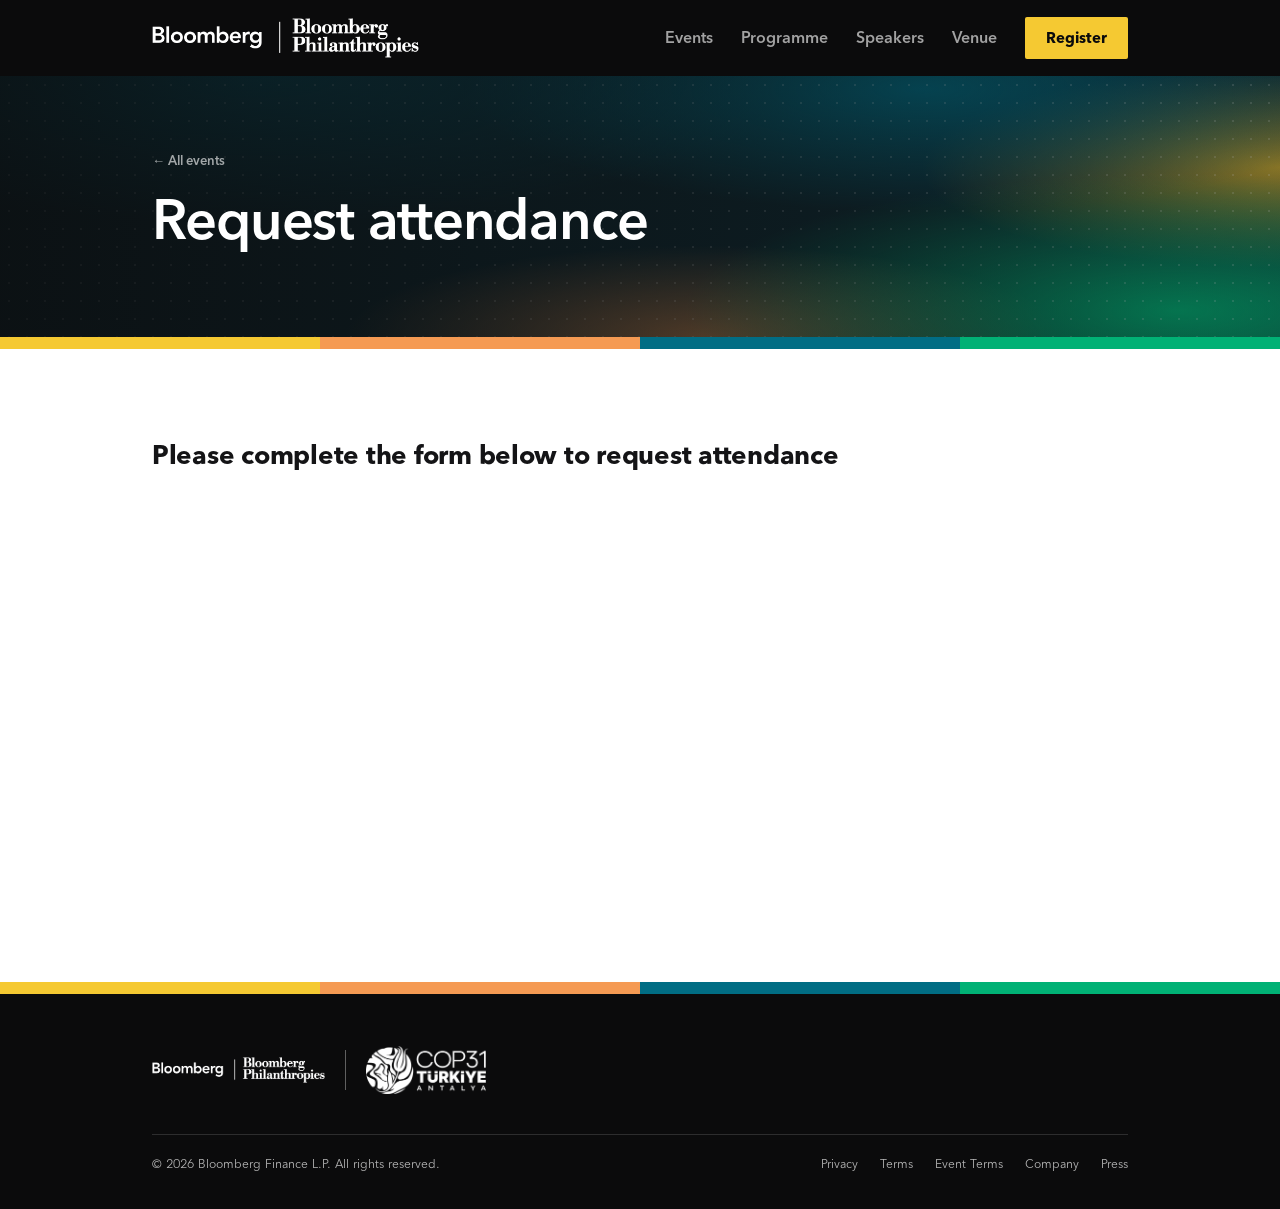
<file: register-roundtables.html>
<!doctype html>
<html lang="en">
<head>
  <meta charset="utf-8">
  <meta name="viewport" content="width=device-width, initial-scale=1">
  <title>Roundtables &amp; Breakouts | Bloomberg at COP31</title>
  <meta name="description" content="Register for Roundtables &amp; Breakouts at Bloomberg at COP31, Antalya, Türkiye.">
  <meta property="og:type" content="website">
  <meta property="og:site_name" content="Bloomberg Hub at COP31">
  <meta property="og:title" content="Roundtables &amp; Breakouts | Bloomberg at COP31">
  <meta property="og:description" content="Join Bloomberg at the Bloomberg Hub, Kempinski The Dome, Belek, 10–13 November 2026: Bloomberg Green at COP31, the Finance Summit, roundtables and evening receptions.">
  <meta property="og:url" content="https://market-partner-sites.github.io/cop-31-hub/register-roundtables.html">
  <meta property="og:image" content="https://market-partner-sites.github.io/cop-31-hub/assets/social-card.jpg">
  <meta property="og:image:width" content="1200">
  <meta property="og:image:height" content="630">
  <meta property="og:image:alt" content="Bloomberg Hub events at COP31 – Kempinski The Dome, Belek, 10–13 November 2026">
  <meta name="twitter:card" content="summary_large_image">
  <meta name="twitter:title" content="Roundtables &amp; Breakouts | Bloomberg at COP31">
  <meta name="twitter:description" content="Join Bloomberg at the Bloomberg Hub, Kempinski The Dome, Belek, 10–13 November 2026: Bloomberg Green at COP31, the Finance Summit, roundtables and evening receptions.">
  <meta name="twitter:image" content="https://market-partner-sites.github.io/cop-31-hub/assets/social-card.jpg">
  <link rel="icon" href="assets/favicon.ico" sizes="any">
  <link rel="icon" type="image/png" sizes="32x32" href="assets/favicon-32.png">
  <meta name="theme-color" content="#000000">
  <link rel="stylesheet" href="assets/styles.css?v=20261013175845">
</head>
<body>
<a class="skip" href="#main">Skip to content</a>

<header class="topnav">
  <div class="container">
    <a class="brand" href="./" aria-label="Bloomberg at COP31 home">
      <img src="assets/bloomberg-lockup-white.png" alt="Bloomberg | Bloomberg Philanthropies">
    </a>
    <button type="button" class="menu-toggle" aria-expanded="false" aria-controls="site-menu" aria-label="Open menu">
      <span></span><span></span><span></span>
    </button>
    <nav class="menu" id="site-menu" aria-label="Main">
      <a href="./#events">Events</a>
      <a href="./#programme">Programme</a>
      <a href="./#speakers">Speakers</a>
      <a href="./#venue">Venue</a>
      <a class="btn btn-accent btn-sm" href="./#events">Register</a>
    </nav>
  </div>
</header>

<main id="main">
  <section class="page-hero" style="--c:#5CC8DE">
    <div class="hero-media" aria-hidden="true"></div>
    <div class="container">
      <a class="crumb" href="./#events">← All events</a>
      <h1>Request attendance</h1>
    </div>
  </section>
  <div class="band" aria-hidden="true"><i></i><i></i><i></i><i></i></div>

  <section class="section">
    <div class="container reg reg-single">
      <div>
        <h2 class="embed-title">Please complete the form below to request attendance</h2>
        <!-- Registration form (bbgevent.app) -->
        <div class="embed-form">
          <script src="https://bbgevent.app/cop-31-general/embed.js"></script>
        </div>
      </div>
    </div>
  </section>
</main>

<div class="band" aria-hidden="true"><i></i><i></i><i></i><i></i></div>
<footer class="footer">
  <div class="container">
    <div class="footer-top">
      <div class="footer-logos">
        <img class="bb" src="assets/bloomberg-lockup-white.png" alt="Bloomberg | Bloomberg Philanthropies">
        <span class="sep" aria-hidden="true"></span>
        <img class="cop" src="assets/cop31-logo-white.png" alt="COP31 Türkiye Antalya">
      </div>
    </div>
    <div class="footer-legal">
      <span>© 2026 Bloomberg Finance L.P. All rights reserved.</span>
      <ul>
        <li><a href="https://www.bloomberg.com/notices/privacy/">Privacy</a></li>
        <li><a href="https://www.bloomberg.com/notices/tos/">Terms</a></li>
        <li><a href="https://www.bloomberg.com/notices/event-code-of-conduct/">Event Terms</a></li>
        <li><a href="https://www.bloomberg.com/company/">Company</a></li>
        <li><a href="https://www.bloomberg.com/company/press/">Press</a></li>
      </ul>
    </div>
  </div>
</footer>

<script src="assets/nav.js?v=20261013175845"></script>
</body>
</html>
</file>
<file: assets/styles.css>
/* ==========================================================================
   Bloomberg at COP31 — microsite styles
   Layout & type system modelled on Bloomberg event pages (e.g. Bloomberg at
   New York Climate Week 2026). Accent colours from the COP31 lanyard slide.
   ========================================================================== */

/* ---------- Avenir Next P for BBG (Bloomberg licensed font, web files in assets/fonts) ---------- */
@font-face {
  font-family: "AvenirNextPForBBG";
  src: url("fonts/AvenirNextPForBBG-Regular.woff2") format("woff2");
  font-weight: 400; font-style: normal; font-display: swap;
}
@font-face {
  font-family: "AvenirNextPForBBG";
  src: url("fonts/AvenirNextPForBBG-Regular.woff2") format("woff2");
  font-weight: 500; font-style: normal; font-display: swap;
}
@font-face {
  font-family: "AvenirNextPForBBG";
  src: url("fonts/AvenirNextPForBBG-Demi.woff2") format("woff2");
  font-weight: 600; font-style: normal; font-display: swap;
}
@font-face {
  font-family: "AvenirNextPForBBG";
  src: url("fonts/AvenirNextPForBBG-Bold.woff2") format("woff2");
  font-weight: 700; font-style: normal; font-display: swap;
}

:root {
  /* Bloomberg event neutrals */
  --black:   #0B0B0C;
  --ink:     #141416;
  --ink-2:   #3F3F3D;
  --grey:    #5C5C5A;
  --grey-2:  #6F6F6D;
  --line:    #E4E4E0;
  --paper:   #F5F5F3;
  --paper-2: #EDEDEA;
  --white:   #FFFFFF;

  /* COP31 lanyard accents */
  --yellow: #F5C932;
  --orange: #F59A53;
  --teal:   #016D84;
  --green:  #01B175;

  /* Accessible text versions of the accents (on white) */
  --yellow-text: #7A5A00;
  --orange-text: #9A4A0C;
  --teal-text:   #015A6D;
  --green-text:  #00704A;
  --link: var(--teal-text);

  --container: 1040px;
  --gutter: clamp(16px, 4vw, 32px);
  --radius: 2px;

  /* Same stack as Bloomberg event pages (e.g. Climate Week 2026): Avenir Next P for BBG, then Helvetica Neue. */
  --font: "AvenirNextPForBBG", "Avenir Next P for BBG", BBGAvenir, "Helvetica Neue", Helvetica, Arial, -apple-system, system-ui, sans-serif;
}

*, *::before, *::after { box-sizing: border-box; }
html { scroll-behavior: smooth; scroll-padding-top: 80px; -webkit-text-size-adjust: 100%; }
body { margin: 0; font-family: var(--font); font-size: 16px; line-height: 1.5; color: var(--ink); background: var(--white); -webkit-font-smoothing: antialiased; }
img { max-width: 100%; display: block; }
a { color: var(--link); }
:focus-visible { outline: 2px solid var(--teal); outline-offset: 3px; }
.container { width: 100%; max-width: var(--container); margin: 0 auto; padding: 0 var(--gutter); }
.skip { position: absolute; left: -999px; top: 8px; background: var(--white); color: var(--ink); padding: 12px 18px; font-weight: 700; z-index: 100; }
.skip:focus { left: 8px; }
.visually-hidden { position: absolute !important; width: 1px; height: 1px; overflow: hidden; clip: rect(0 0 0 0); white-space: nowrap; }

/* Dummy content flag — remove before launch */
.dummy { outline: 1px dashed rgba(1,109,132,.0); }

/* ---------- Type ---------- */
.eyebrow { margin: 0 0 12px; font-size: 11px; font-weight: 700; letter-spacing: .14em; text-transform: uppercase; color: var(--ink-2); }
h1, h2, h3 { margin: 0; color: var(--ink); }
.h2 { font-size: clamp(27px, 3.6vw, 37.8px); font-weight: 700; letter-spacing: -.02em; line-height: 1.1; margin-bottom: 12px; }
.lead { margin: 0; max-width: 640px; color: var(--grey); font-size: 16px; }
.section { padding: clamp(56px, 8vw, 88px) 0; }
.section.paper { background: var(--paper); }
.section-head { margin-bottom: 36px; }

/* ---------- Buttons ---------- */
.btn { display: inline-flex; align-items: center; gap: 8px; font: inherit; font-size: 14px; font-weight: 700; padding: 13px 24px; border-radius: var(--radius); border: 1px solid transparent; text-decoration: none; cursor: pointer; line-height: 1.2; transition: background .15s, color .15s, border-color .15s; }
.btn .arr { font-size: 13px; }
.btn-accent { background: var(--yellow); color: var(--black); }
.btn-accent:hover { background: #FFD94F; }
.btn-dark { background: var(--ink); color: var(--white); }
.btn-dark:hover { background: #2B2B2E; }
.btn-outline { background: transparent; color: var(--ink); border-color: rgba(20,20,22,.52); }
.btn-outline:hover { border-color: var(--ink); background: var(--ink); color: var(--white); }
.btn-ghost { background: transparent; color: var(--white); border-color: rgba(255,255,255,.5); }
.btn-ghost:hover { border-color: var(--white); background: rgba(255,255,255,.08); }
.btn-sm { padding: 10px 18px; font-size: 13px; }

/* ---------- Top nav ---------- */
.topnav { position: sticky; top: 0; z-index: 50; background: var(--black); }
.topnav .container { display: flex; align-items: center; justify-content: space-between; gap: 20px; min-height: 76px; }
.brand { display: flex; align-items: center; gap: 12px; text-decoration: none; color: var(--white); min-width: 0; }
.brand img { height: 40.1px; width: auto; }
.brand .sep { width: 1px; height: 22px; background: rgba(255,255,255,.45); flex: none; }
.brand .event { font-size: 17px; font-weight: 400; white-space: nowrap; letter-spacing: -.01em; }
.menu { display: flex; align-items: center; gap: 28px; }
.menu .btn-sm { font-size: 15px; padding: 11px 20px; }
.menu a:not(.btn) { color: rgba(255,255,255,.62); font-size: 16px; font-weight: 600; text-decoration: none; padding: 6px 0; }
.menu a:not(.btn):hover, .menu a[aria-current="page"] { color: var(--white); }
.menu-toggle { display: none; width: 44px; height: 44px; padding: 10px; border: 0; background: transparent; cursor: pointer; flex-direction: column; justify-content: center; gap: 6px; }
.menu-toggle span { display: block; height: 2px; width: 24px; background: var(--white); transition: transform .2s, opacity .2s; }
.menu-toggle[aria-expanded="true"] span:nth-child(1) { transform: translateY(8px) rotate(45deg); }
.menu-toggle[aria-expanded="true"] span:nth-child(2) { opacity: 0; }
.menu-toggle[aria-expanded="true"] span:nth-child(3) { transform: translateY(-8px) rotate(-45deg); }
@media (max-width: 900px) {
  .menu-toggle { display: flex; }
  .menu { display: none; position: absolute; top: 100%; left: 0; right: 0; flex-direction: column; align-items: stretch; gap: 0; background: var(--black); padding: 8px var(--gutter) 24px; border-top: 1px solid rgba(255,255,255,.12); box-shadow: 0 16px 30px rgba(0,0,0,.35); }
  .menu.open { display: flex; }
  .menu a:not(.btn) { display: block; padding: 16px 0; font-size: 18px; color: var(--white); border-bottom: 1px solid rgba(255,255,255,.12); }
  .menu .btn-sm { margin-top: 20px; justify-content: center; padding: 14px 20px; font-size: 16px; }
}
@media (max-width: 520px) { .brand .event { display: none; } .brand .sep { display: none; } .brand img { height: 28.8px; } }

/* ---------- Hero ---------- */
.hero { position: relative; color: var(--white); background: var(--black); overflow: hidden; }
/* Placeholder visual: dot grid + lanyard-colour glow.
   DEVELOPER: swap .hero-media background for approved photography. */
.hero-media { position: absolute; inset: 0;
  background:
    radial-gradient(rgba(255,255,255,.18) 1px, transparent 1.4px) 0 0 / 18px 18px,
    radial-gradient(55% 75% at 92% 90%, rgba(1,177,117,.95), transparent 70%),
    radial-gradient(50% 65% at 72% 5%, rgba(1,109,132,1), transparent 72%),
    radial-gradient(40% 55% at 100% 35%, rgba(245,201,50,.75), transparent 70%),
    radial-gradient(40% 50% at 55% 100%, rgba(245,154,83,.6), transparent 70%),
    radial-gradient(60% 80% at 20% 0%, rgba(1,109,132,.55), transparent 70%),
    #0E2A33;
}
.hero-media::after { content: ""; position: absolute; inset: 0; background: linear-gradient(90deg, rgba(11,11,12,.72) 0%, rgba(11,11,12,.42) 45%, rgba(11,11,12,0) 100%); }
.hero .container { position: relative; z-index: 1; padding-top: clamp(36px, 4.2vw, 53px); padding-bottom: clamp(72px, 8vw, 100px); }
.hero-inner { max-width: 620px; }
.hero .eyebrow { color: var(--yellow); font-size: 13px; margin-bottom: 16px; }
.hero h1 { color: var(--white); font-size: clamp(36px, 5.4vw, 60px); font-weight: 600; letter-spacing: -.02em; line-height: 1.14; margin-bottom: 24px; }
.hero .sub { font-size: clamp(12px, 1.2vw, 13.6px); font-weight: 700; margin: 0 0 10px; }
.hero p { margin: 0 0 14px; color: rgba(255,255,255,.94); }
.rule { width: 40px; height: 3px; background: var(--yellow); margin: 24px 0; border: 0; }
.hero-logo { height: 64px; width: auto; margin-bottom: 28px; }
.hero-meta { display: flex; flex-wrap: wrap; gap: 8px 28px; margin: 0 0 28px; padding: 0; list-style: none; font-weight: 600; font-size: 15px; }
.hero-meta li { display: flex; align-items: center; }
.hero-meta li::before { content: ""; flex: none; width: 18px; height: 18px; margin-right: 6px; background: var(--c); -webkit-mask: url("data:image/svg+xml,%3Csvg xmlns='http://www.w3.org/2000/svg' viewBox='0 0 24 24'%3E%3Cpath d='M12 2C8.1 2 5 5.1 5 9c0 5.2 7 13 7 13s7-7.8 7-13c0-3.9-3.1-7-7-7zm0 9.5A2.5 2.5 0 1 1 12 6.5a2.5 2.5 0 0 1 0 5z'/%3E%3C/svg%3E") center / contain no-repeat; mask: url("data:image/svg+xml,%3Csvg xmlns='http://www.w3.org/2000/svg' viewBox='0 0 24 24'%3E%3Cpath d='M12 2C8.1 2 5 5.1 5 9c0 5.2 7 13 7 13s7-7.8 7-13c0-3.9-3.1-7-7-7zm0 9.5A2.5 2.5 0 1 1 12 6.5a2.5 2.5 0 0 1 0 5z'/%3E%3C/svg%3E") center / contain no-repeat; }
.actions { display: flex; flex-wrap: wrap; gap: 12px; }

/* Lanyard band */
.band { display: block; height: 12px;
  background: linear-gradient(90deg, var(--yellow) 0 25%, var(--orange) 25% 50%, var(--teal) 50% 75%, var(--green) 75% 100%) 0 0 / 100vw 100% repeat-x;
  animation: band-drift 150s linear infinite; }
.band i { display: none; }
@keyframes band-drift { from { background-position: 0 0; } to { background-position: 100vw 0; } }
@media (prefers-reduced-motion: reduce) { .band { animation: none; } }
.band i:nth-child(1) { background: var(--yellow); } .band i:nth-child(2) { background: var(--orange); }
.band i:nth-child(3) { background: var(--teal); }   .band i:nth-child(4) { background: var(--green); }

/* ---------- Themes (joined cards) ---------- */
.themes { display: grid; grid-template-columns: repeat(3, minmax(0, 1fr)); gap: 1px; background: var(--line); border: 1px solid var(--line); }
.theme { background: var(--white); padding: 22px 22px 20px; border: 0; border-top: 4px solid var(--c); font: inherit; color: inherit; text-align: left; cursor: pointer; display: flex; flex-direction: column; gap: 10px; min-height: 168px; transition: background .15s; }
.theme:focus-visible { outline: 2px solid var(--ink); outline-offset: -2px; }
.theme .num { display: block; font-size: 11px; font-weight: 700; letter-spacing: .12em; text-transform: uppercase; color: var(--grey); margin: 0; }
.theme-title { display: block; font-size: 20px; font-weight: 700; letter-spacing: -.01em; line-height: 1.2; color: var(--ink); }
.theme-more { margin-top: auto; font-size: 13px; font-weight: 700; color: var(--link); }
.theme:hover .theme-more { text-decoration: underline; }
.focus-modal { width: min(640px, calc(100vw - 32px)); max-height: calc(100vh - 48px); border: 0; border-top: 6px solid var(--c, var(--teal)); padding: 36px 36px 32px; color: var(--ink); background: var(--white); box-shadow: 0 24px 60px rgba(0,0,0,.25); }
.focus-modal::backdrop { background: rgba(11,11,12,.6); }
.focus-modal .num { font-size: 11px; font-weight: 700; letter-spacing: .12em; text-transform: uppercase; color: var(--grey); margin: 0 0 12px; }
.focus-modal h3 { font-size: 26px; font-weight: 700; letter-spacing: -.01em; line-height: 1.2; margin: 0 0 14px; padding-right: 32px; }
.focus-modal p:last-child { margin: 0; font-size: 16px; line-height: 1.65; color: var(--ink-2); }
.focus-close { position: absolute; top: 14px; right: 16px; width: 36px; height: 36px; border: 0; background: transparent; font-size: 28px; line-height: 1; color: var(--ink); cursor: pointer; }
.focus-close:hover { background: var(--paper); }
@media (max-width: 560px) { .focus-modal { padding: 28px 22px 24px; } .focus-modal h3 { font-size: 22px; } }
.source { margin: 16px 0 0; font-size: 12px; color: var(--grey); }
@media (max-width: 700px) { .themes { grid-template-columns: repeat(2, minmax(0, 1fr)); } }
@media (max-width: 560px) { .themes { grid-template-columns: 1fr; } }

/* ---------- Event cards ---------- */
.cards { display: grid; grid-template-columns: repeat(2, 1fr); gap: 20px; }
@media (max-width: 760px) { .cards { grid-template-columns: 1fr; } }
.card { display: flex; flex-direction: column; background: var(--white); border: 1px solid var(--line); color: var(--ink); text-decoration: none; transition: box-shadow .2s, transform .2s; }
.card:hover { box-shadow: 0 10px 30px rgba(0,0,0,.08); transform: translateY(-2px); }
.thumb { position: relative; aspect-ratio: 16 / 7; overflow: hidden;
  background:
    radial-gradient(rgba(255,255,255,.22) 1px, transparent 1.4px) 0 0 / 14px 14px,
    radial-gradient(80% 120% at 100% 100%, var(--c), transparent 70%),
    #121214;
}
.thumb-green { background: #0A14C8 url("bloomberg-green-card-bg.jpg") center / cover no-repeat; display: grid; align-items: center; justify-items: start; padding-left: 28px; }
.thumb-green img { width: 62%; max-width: 360px; height: auto; }
.thumb-logo { display: grid; align-items: center; justify-items: start; padding-left: 28px; }
.thumb-logo img { width: 62%; max-width: 360px; height: auto; }
.thumb .label { position: absolute; left: 14px; bottom: 14px; background: var(--black); color: var(--white); font-size: 11px; font-weight: 700; letter-spacing: .12em; text-transform: uppercase; padding: 6px 10px; }
.thumb .ext { position: absolute; right: 14px; top: 14px; background: rgba(255,255,255,.92); color: var(--ink); font-size: 11px; font-weight: 700; letter-spacing: .06em; text-transform: uppercase; padding: 5px 9px; }
.card-body { padding: 20px 20px 22px; display: flex; flex-direction: column; gap: 10px; flex: 1; }
.card h3 { font-size: 20px; font-weight: 700; letter-spacing: -.01em; line-height: 1.25; }
.card p { margin: 0; font-size: 14px; color: var(--grey); }
.chips { display: flex; flex-wrap: wrap; gap: 6px; margin-top: -2px; }
.chip { font-size: 11px; font-weight: 700; letter-spacing: .06em; text-transform: uppercase; background: var(--paper-2); color: var(--ink-2); padding: 4px 8px; }
.more { margin-top: auto; padding-top: 6px; font-size: 14px; font-weight: 700; color: var(--link); }
.card:hover .more { text-decoration: underline; }

/* ---------- Programme ---------- */
.days { display: grid; gap: 28px; }
.day { display: grid; grid-template-columns: 200px 1fr; gap: 24px; border-top: 2px solid var(--ink); padding-top: 18px; }
.day-head .dow { font-size: 11px; font-weight: 700; letter-spacing: .14em; text-transform: uppercase; color: var(--grey); margin: 0 0 4px; }
.day-head .date { font-size: 28px; font-weight: 700; letter-spacing: -.02em; margin: 0; }
.slots { list-style: none; margin: 0; padding: 0; }
.slot { display: grid; grid-template-columns: 170px 1fr auto; gap: 16px; align-items: baseline; padding: 14px 0; border-bottom: 1px solid var(--line); }
.slot:first-child { padding-top: 4px; }
.slot .time { font-size: 13px; font-weight: 700; color: var(--grey); }
.slot .what strong { display: block; font-size: 16px; }
.slot .what span { font-size: 14px; color: var(--grey); }
.tag { font-size: 11px; font-weight: 700; letter-spacing: .06em; text-transform: uppercase; padding: 4px 8px; white-space: nowrap; background: color-mix(in srgb, var(--c) 18%, white); color: var(--t, var(--ink)); }
@media (max-width: 760px) {
  #programme { padding-top: 31px; padding-bottom: 31px; }
  #programme .section-head { margin-bottom: 20px; }
  .days { gap: 18px; }
  .day { grid-template-columns: 1fr; gap: 4px; padding-top: 10px; }
  .day-head { display: flex; align-items: baseline; gap: 10px; }
  .day-head .dow { margin: 0; }
  .day-head .date { font-size: 20px; order: -1; }
  .slot { grid-template-columns: 1fr auto; grid-template-areas: "time tag" "what what"; gap: 2px 10px; align-items: center; padding: 8px 0; }
  .slot:first-child { padding-top: 6px; }
  .slot .time { grid-area: time; font-size: 12px; }
  .slot .tag { grid-area: tag; font-size: 10px; padding: 3px 6px; }
  .slot .what { grid-area: what; }
  .slot .what strong { font-size: 15px; line-height: 1.3; }
}

/* ---------- Callout ---------- */
.callout { display: flex; flex-wrap: wrap; align-items: center; justify-content: space-between; gap: 20px; border: 1px solid var(--line); border-left: 3px solid var(--teal); padding: 22px 24px; background: var(--white); margin-top: 32px; }
.callout .eyebrow { color: var(--teal-text); margin-bottom: 6px; }
.callout h3 { font-size: 18px; font-weight: 700; margin-bottom: 4px; }
.callout p { margin: 0; font-size: 14px; color: var(--grey); max-width: 520px; }
.btn-teal { background: var(--teal); color: var(--white); }
.btn-teal:hover { background: var(--teal-text); }

/* ---------- Speakers ---------- */
.speakers { display: grid; grid-template-columns: repeat(5, minmax(0, 1fr)); gap: 28px 18px; }
@media (max-width: 900px) { .speakers { grid-template-columns: repeat(3, minmax(0, 1fr)); } }
@media (max-width: 520px) { .speakers { grid-template-columns: repeat(2, minmax(0, 1fr)); } }
.speaker .photo { aspect-ratio: 1; background: var(--paper-2); display: grid; place-items: center; margin-bottom: 12px; position: relative; overflow: hidden; }
.speaker .photo::after { content: ""; position: absolute; left: 0; right: 0; bottom: 0; height: 4px; background: var(--c); }
.speaker .photo svg { width: 46%; height: auto; color: #C9C9C4; }
.speaker h3 { font-size: 17px; font-weight: 700; margin-bottom: 2px; }
.speaker p { margin: 0 0 8px; font-size: 15px; color: var(--grey); line-height: 1.35; }
.speaker .tag { display: inline-block; white-space: normal; }

/* ---------- Venue ---------- */
.venue { display: grid; grid-template-columns: 1fr 1fr; gap: 40px; align-items: start; }
@media (max-width: 760px) { .venue { grid-template-columns: 1fr; } }
.facts { margin: 0; border-top: 1px solid var(--line); }
.facts div { display: grid; grid-template-columns: 140px 1fr; gap: 16px; padding: 14px 0; border-bottom: 1px solid var(--line); }
.facts dt { font-size: 11px; font-weight: 700; letter-spacing: .12em; text-transform: uppercase; color: var(--grey); padding-top: 3px; }
.facts dd { margin: 0; font-size: 15px; }
@media (max-width: 520px) { .facts div { grid-template-columns: 1fr; gap: 4px; } }

/* ---------- About ---------- */
.about { display: grid; grid-template-columns: 1fr 1fr; gap: 40px; }
.about .h2, .venue .h2 { font-size: clamp(25.2px, 3.06vw, 32.4px); }
.about p { margin: 0 0 14px; color: var(--grey); }
@media (max-width: 760px) { .about { grid-template-columns: 1fr; gap: 8px; } }
.social { list-style: none; margin: 20px 0 0; padding: 18px 0 0; border-top: 1px solid var(--line); display: flex; flex-wrap: wrap; gap: 8px 16px; }
.social a { font-size: 13px; font-weight: 700; letter-spacing: .06em; text-transform: uppercase; color: var(--ink); text-decoration: none; }
.social a:hover { color: var(--teal-text); text-decoration: underline; }

/* ---------- Footer ---------- */
.footer { background: var(--black); color: var(--white); padding: 52px 0 36px; }
.footer-top { display: flex; flex-wrap: wrap; justify-content: space-between; gap: 28px; align-items: center; }
.footer-logos { display: flex; align-items: center; gap: 20px; }
.footer-logos .bb { height: 26px; width: auto; }
.footer-logos .cop { height: 48px; width: auto; }
.footer-logos .sep { width: 1px; height: 40px; background: rgba(255,255,255,.35); }
.footer .tagline { font-size: 14px; font-weight: 600; max-width: 400px; margin: 0; }
.footer-legal { margin-top: 40px; padding-top: 20px; border-top: 1px solid rgba(255,255,255,.14); display: flex; flex-wrap: wrap; justify-content: space-between; gap: 12px 24px; font-size: 12px; color: rgba(255,255,255,.7); }
.footer-legal ul { list-style: none; margin: 0; padding: 0; display: flex; flex-wrap: wrap; gap: 8px 22px; }
.footer-legal a { color: rgba(255,255,255,.7); text-decoration: none; }
.footer-legal a:hover { color: var(--white); }
@media (max-width: 520px) { .footer-logos .sep { display: none; } .footer-logos { flex-wrap: wrap; } }

/* ==========================================================================
   Registration pages
   ========================================================================== */
.page-hero { background: var(--black); color: var(--white); position: relative; overflow: hidden; }
.page-hero .hero-media::after { background: linear-gradient(90deg, rgba(11,11,12,.8), rgba(11,11,12,.3)); }
.page-hero .container { position: relative; z-index: 1; padding-top: clamp(40px, 6vw, 72px); padding-bottom: clamp(40px, 6vw, 72px); }
.page-hero .eyebrow { color: var(--c, var(--yellow)); font-size: 12px; }
.page-hero h1 { color: var(--white); font-size: clamp(34px, 5vw, 56px); font-weight: 600; letter-spacing: -.02em; line-height: 1.05; margin-bottom: 14px; }
.page-hero p { margin: 0; max-width: 620px; color: rgba(255,255,255,.9); font-size: 17px; }
.crumb { display: inline-block; margin-bottom: 22px; font-size: 13px; font-weight: 600; color: rgba(255,255,255,.62); text-decoration: none; }
.crumb:hover { color: var(--white); }

.reg { display: grid; grid-template-columns: 1fr 320px; gap: 40px; align-items: start; }
@media (max-width: 900px) { .reg { grid-template-columns: 1fr; } .reg aside { order: -1; } }
.details { border: 1px solid var(--line); border-top: 4px solid var(--c, var(--teal)); padding: 22px; position: sticky; top: 90px; background: var(--white); }
@media (max-width: 900px) { .details { position: static; } }
.details .eyebrow { margin-bottom: 14px; }
.details dl { margin: 0; display: grid; gap: 14px; }
.details dt { font-size: 11px; font-weight: 700; letter-spacing: .12em; text-transform: uppercase; color: var(--grey); }
.details dd { margin: 2px 0 0; font-size: 15px; font-weight: 600; }
.details .note { margin: 18px 0 0; padding-top: 16px; border-top: 1px solid var(--line); font-size: 13px; color: var(--grey); }

form h2, .confirmation h2 { font-size: 26px; font-weight: 700; letter-spacing: -.01em; margin-bottom: 6px; }
form > p { margin: 0 0 28px; color: var(--grey); font-size: 14px; }
fieldset { border: 0; padding: 0; margin: 0 0 32px; }
legend { font-size: 11px; font-weight: 700; letter-spacing: .14em; text-transform: uppercase; color: var(--ink-2); padding: 0 0 10px; margin-bottom: 18px; border-bottom: 1px solid var(--line); width: 100%; }
.grid-2 { display: grid; grid-template-columns: 1fr 1fr; gap: 18px 20px; }
@media (max-width: 600px) { .grid-2 { grid-template-columns: 1fr; } }
.field { display: flex; flex-direction: column; gap: 6px; }
.field.full { grid-column: 1 / -1; }
label { font-size: 14px; font-weight: 600; }
.req { color: var(--orange-text); margin-left: 2px; }
.hint { font-size: 13px; color: var(--grey-2); font-weight: 400; }
input[type="text"], input[type="email"], input[type="tel"], select, textarea { font: inherit; font-size: 16px; color: var(--ink); width: 100%; padding: 11px 12px; border-radius: var(--radius); border: 1px solid #CFCFCA; background: var(--white); }
textarea { min-height: 90px; resize: vertical; }
input:focus, select:focus, textarea:focus { outline: none; border-color: var(--ink); box-shadow: 0 0 0 2px rgba(20,20,22,.12); }
.field.invalid input, .field.invalid select { border-color: #B3261E; }
.error-msg { display: none; color: #B3261E; font-size: 13px; }
.field.invalid .error-msg, .checks.invalid .error-msg { display: block; }
.checks { display: grid; gap: 10px; }
.check { display: grid; grid-template-columns: 20px 1fr; gap: 12px; align-items: start; font-size: 14px; font-weight: 400; line-height: 1.5; cursor: pointer; }
.check input { width: 18px; height: 18px; margin: 2px 0 0; accent-color: var(--ink); }
.check strong { display: block; font-size: 15px; }
.check .sub { color: var(--grey); font-size: 13px; }
.option { border: 1px solid var(--line); padding: 14px 16px; }
.option:has(input:checked) { border-color: var(--ink); background: var(--paper); }
.submit-row { display: flex; flex-wrap: wrap; align-items: center; justify-content: space-between; gap: 16px; padding-top: 8px; }
.submit-row p { margin: 0; font-size: 13px; color: var(--grey); max-width: 42ch; }
.confirmation { display: none; border: 1px solid var(--line); border-left: 3px solid var(--green); padding: 28px; }
.confirmation.show { display: block; }
.confirmation p { color: var(--grey); }

.intro-single .h2 { margin-bottom: 20px; }
.intro-single p { max-width: 943px; margin: 0 0 16px; color: var(--ink-2); font-size: 18px; line-height: 1.6; }

.hero .sub-sep { display: inline-block; width: 1.5px; height: .9em; margin: 0 14px; background: var(--yellow); vertical-align: -0.08em; opacity: .9; }

@media (max-width: 600px) { .hero-logo { display: none; } }
@media (max-width: 600px) { .hide-mobile { display: none; } }
@media (max-width: 600px) { .hero .sub-sep { display: none; } .hero .sub-date { display: block; margin-top: 4px; } }
/* section-mobile-spacing */
@media (max-width: 600px) { .section { padding-top: 39px; padding-bottom: 39px; } #programme { padding-top: 31px; padding-bottom: 31px; } }
/* h2-mobile-size */
@media (max-width: 600px) { .h2 { font-size: 18.9px; } .about .h2, .venue .h2 { font-size: 17.6px; } }
/* theme-mobile-compact */
@media (max-width: 600px) {
  .theme { position: relative; min-height: 0; gap: 4px; padding: 14px 52px 14px 16px; border-top-width: 2px; }
  .theme .num { font-size: 10px; }
  .theme-title { font-size: 16px; line-height: 1.25; }
  .theme-more { position: absolute; top: 50%; right: 14px; transform: translateY(-50%); margin: 0; width: 28px; height: 28px; display: grid; place-items: center; border: 1px solid var(--line); border-radius: 50%; font-size: 0; }
  .theme-more span { font-size: 18px; line-height: 1; }
}
/* slot-tags-mobile */
@media (max-width: 600px) { .slot .tag { display: none; } .slot { grid-template-columns: 1fr; grid-template-areas: "time" "what"; } }
/* theme-mobile-v2 */
@media (max-width: 600px) { .theme .num { display: none; } .theme { padding-top: 11px; padding-bottom: 11px; justify-content: center; } }
/* hero-btn-mobile */
@media (max-width: 600px) { .hero .actions { gap: 10px; flex-wrap: nowrap; } .hero .actions .btn { padding: 11px 16px; font-size: 13px; white-space: nowrap; } }
/* hero-eyebrow-mobile */
@media (max-width: 600px) { .hero .eyebrow { display: none; } }
/* mobile-only copy */
.mobile-only { display: none !important; }
@media (max-width: 600px) { .mobile-only { display: block !important; } .desktop-only { display: none !important; } }
/* theme-mobile-gaps */
@media (max-width: 600px) { .themes { gap: 10px; background: transparent; border: 0; } .theme { border: 1px solid var(--line); border-top: 2px solid var(--c); } }
/* embedded registration form */
.embed-title { font-size: 26px; font-weight: 700; letter-spacing: -.01em; margin: 0 0 18px; }
.embed-form { min-height: 400px; }
.embed-form iframe { width: 100%; border: 0; display: block; }
/* single-column registration with embedded form */
.reg.reg-single { grid-template-columns: 1fr; }
.reg-single .embed-form { max-width: 680px; }
/* the embedded form has ~38px of internal left padding; pull it back so it lines up with the heading */
.embed-form iframe { margin-left: -38px; width: calc(100% + 38px) !important; margin-top: -40px; }
/* footer-fill: black below the footer on short pages and when overscrolling */
html { background: var(--black); }
body { background: var(--white); }
.footer { padding-bottom: max(36px, env(safe-area-inset-bottom)); }
/* h2-desktop-size: section headings 20% smaller on desktop */
@media (min-width: 1025px) { .h2 { font-size: 30.2px; } .about .h2, .venue .h2 { font-size: 25.9px; } }
</file>
